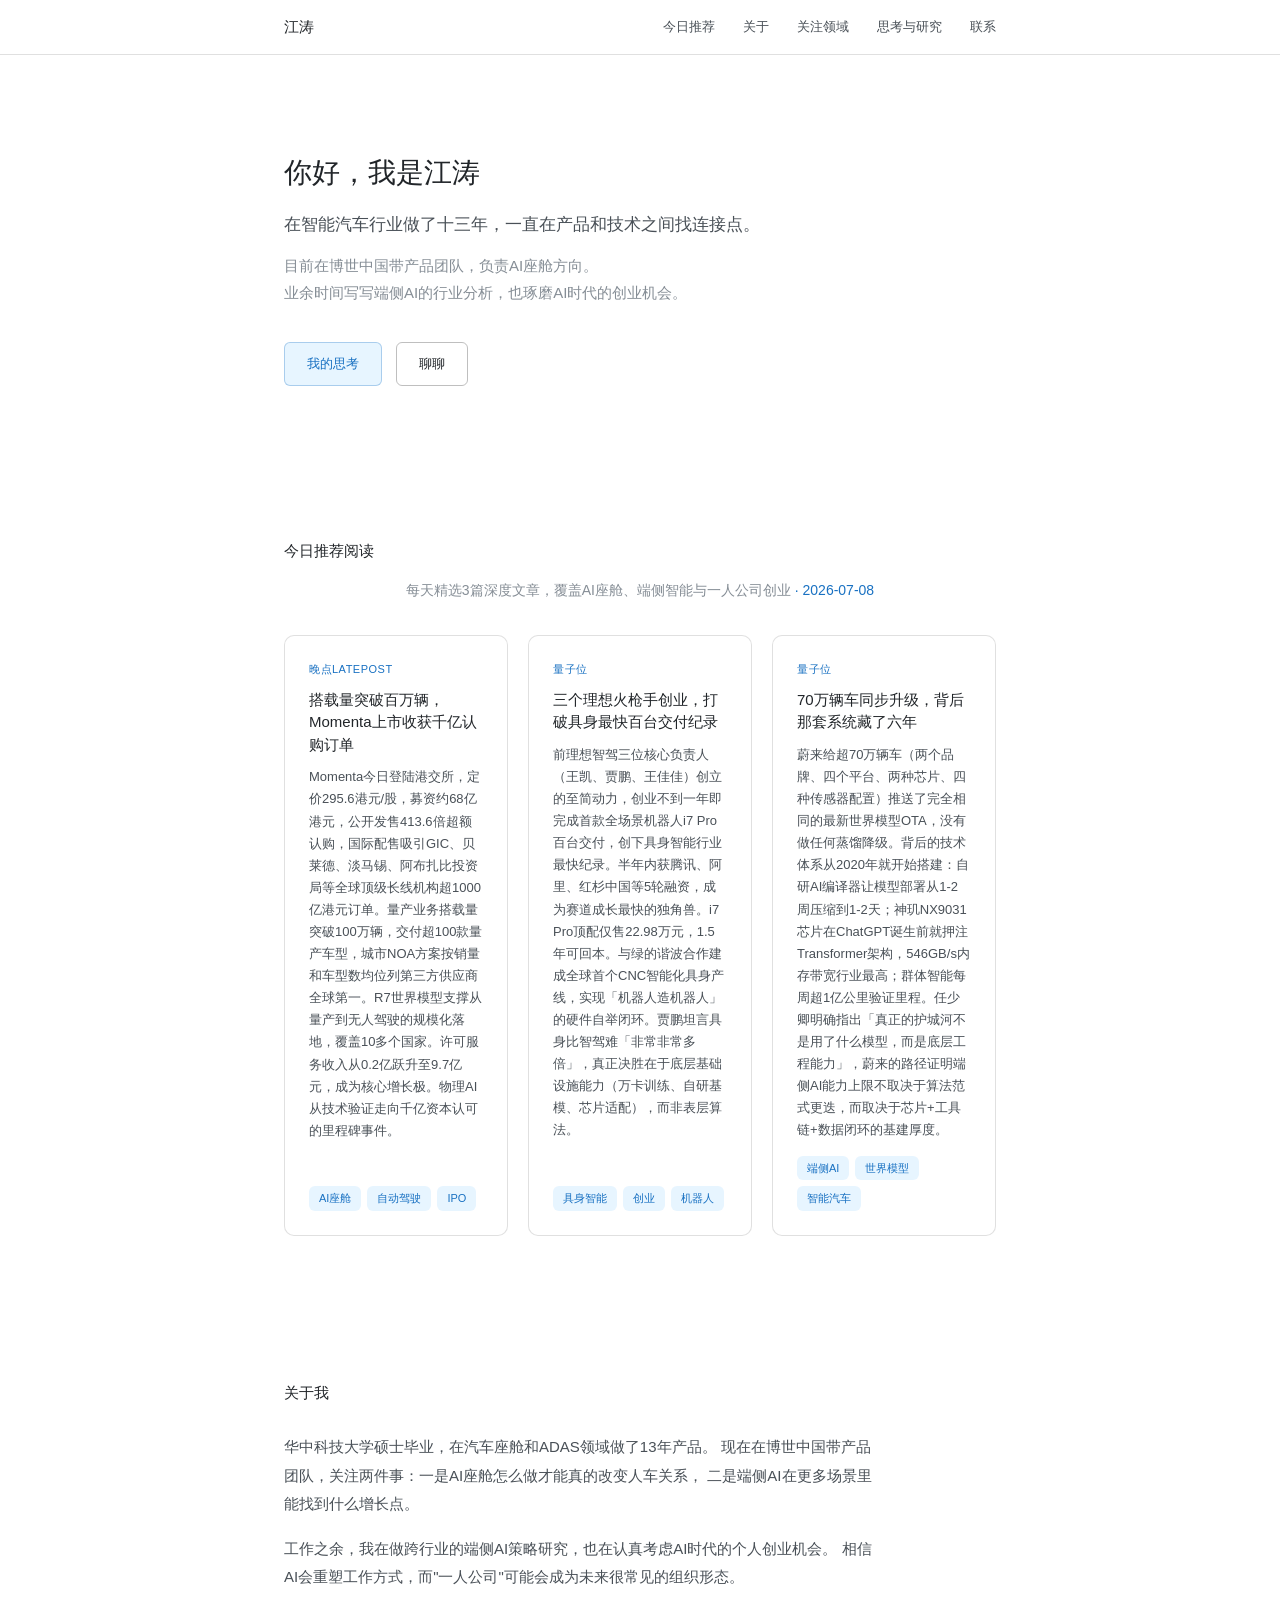
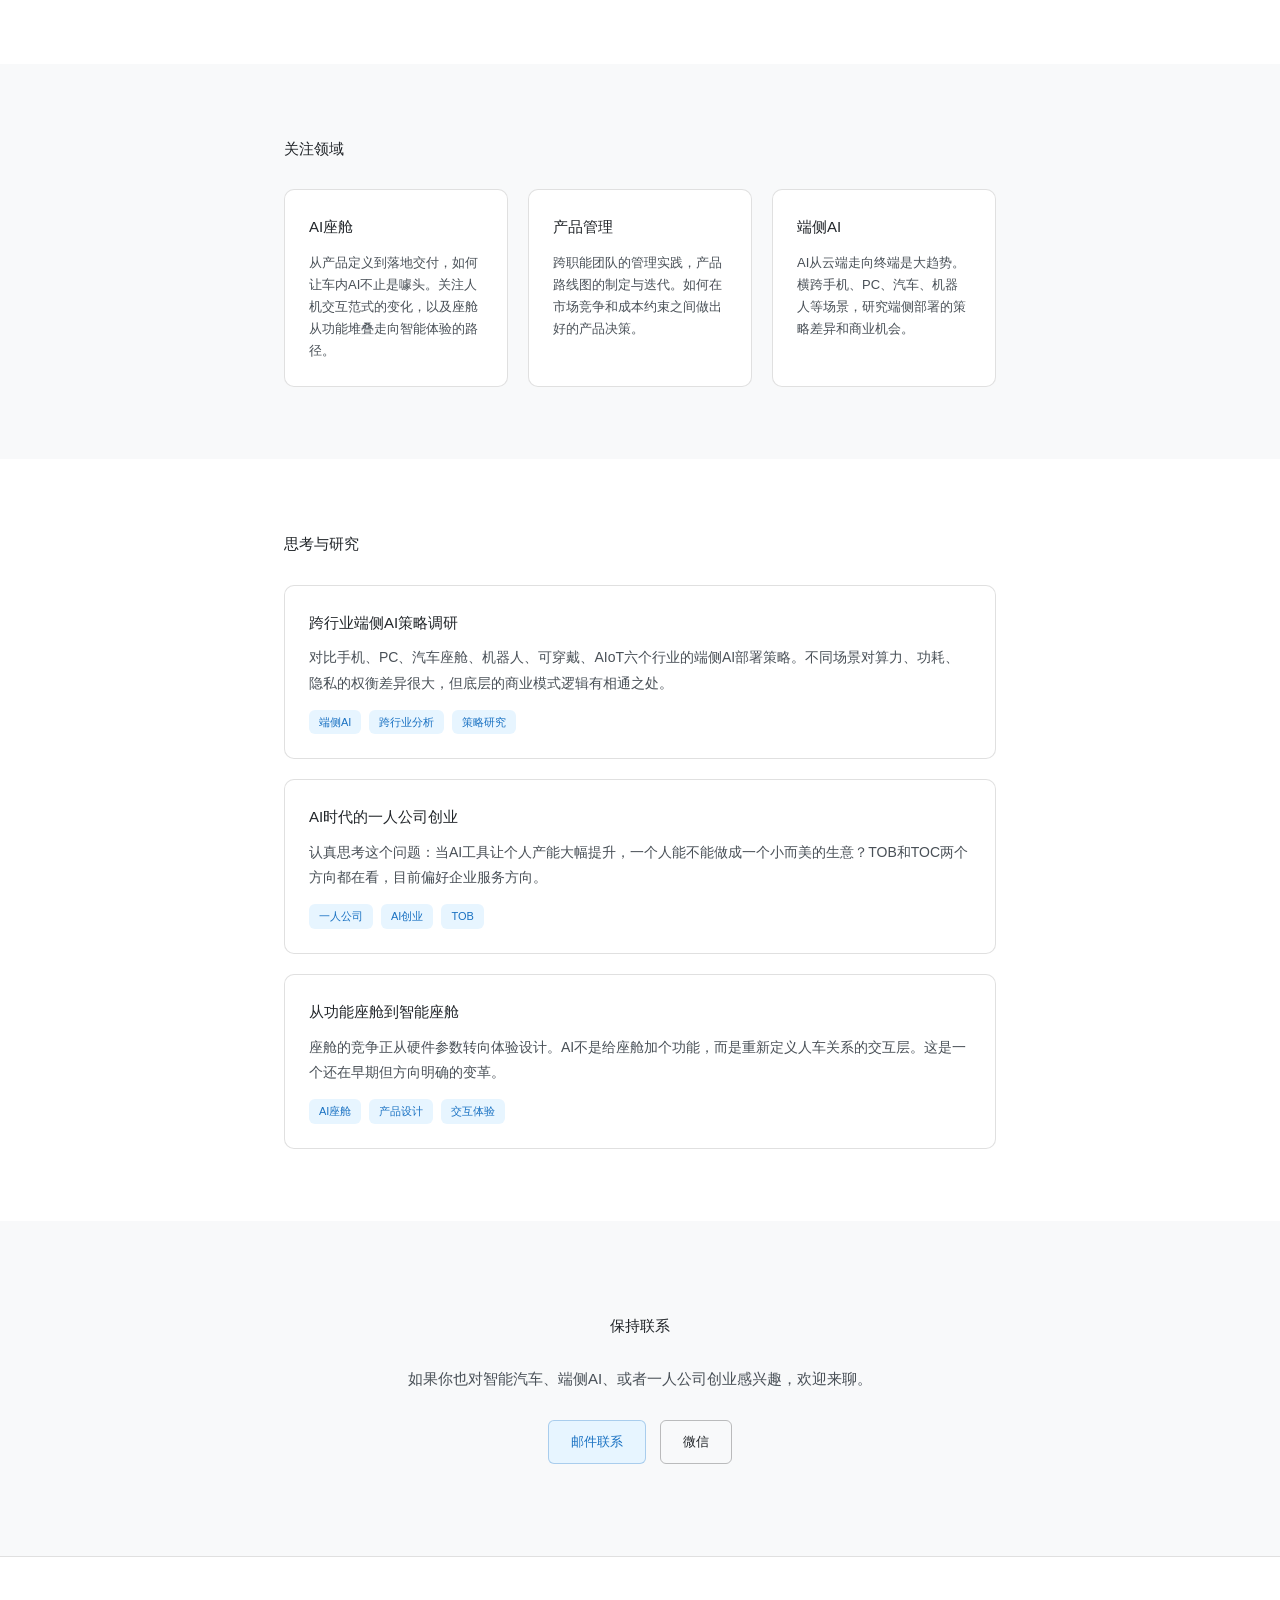
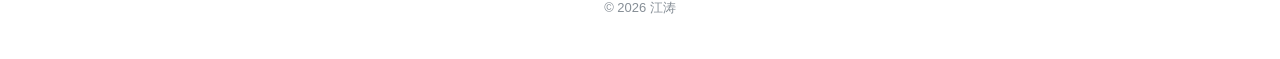
<file: index.html>
<!DOCTYPE html>
<html lang="zh-CN">
<head>
    <meta charset="UTF-8">
    <meta name="viewport" content="width=device-width, initial-scale=1.0">
    <title>江涛 - 智能汽车 | AI策略 | 产品管理</title>
    <meta name="description" content="江涛的个人主页 — 智能汽车行业从业者，关注AI座舱、端侧智能与一人公司创业">
    <link rel="stylesheet" href="style.css">
</head>
<body>
    <!-- 导航栏 -->
    <nav class="navbar">
        <div class="nav-container">
            <div class="nav-logo">江涛</div>
            <div class="nav-links">
                <a href="#recommendations">今日推荐</a>
                <a href="#about">关于</a>
                <a href="#focus">关注领域</a>
                <a href="#thoughts">思考与研究</a>
                <a href="#contact">联系</a>
            </div>
        </div>
    </nav>

    <!-- Hero -->
    <section class="hero">
        <div class="container">
            <div class="hero-content">
                <div class="hero-text">
                    <h1>你好，我是江涛</h1>
                    <p class="hero-title">在智能汽车行业做了十三年，一直在产品和技术之间找连接点。</p>
                    <p class="hero-subtitle">
                        目前在博世中国带产品团队，负责AI座舱方向。<br>
                        业余时间写写端侧AI的行业分析，也琢磨AI时代的创业机会。
                    </p>
                    <div class="hero-buttons">
                        <a href="#thoughts" class="btn btn-primary">我的思考</a>
                        <a href="#contact" class="btn btn-secondary">聊聊</a>
                    </div>
                </div>
            </div>
        </div>
    </section>

    <!-- 今日推荐 -->
    <section id="recommendations" class="section">
        <div class="container">
            <h2 class="section-title">今日推荐阅读</h2>
            <p class="section-subtitle">每天精选3篇深度文章，覆盖AI座舱、端侧智能与一人公司创业 <span class="update-date" id="recDate"></span></p>
            <div class="rec-grid" id="recGrid">
                <div class="rec-card rec-loading">
                    <p>加载中…</p>
                </div>
            </div>
        </div>
    </section>

    <!-- 关于 -->
    <section id="about" class="section">
        <div class="container">
            <h2 class="section-title">关于我</h2>
            <div class="about-content">
                <p class="about-text">
                    华中科技大学硕士毕业，在汽车座舱和ADAS领域做了13年产品。
                    现在在博世中国带产品团队，关注两件事：一是AI座舱怎么做才能真的改变人车关系，
                    二是端侧AI在更多场景里能找到什么增长点。
                </p>
                <p class="about-text">
                    工作之余，我在做跨行业的端侧AI策略研究，也在认真考虑AI时代的个人创业机会。
                    相信AI会重塑工作方式，而"一人公司"可能会成为未来很常见的组织形态。
                </p>
            </div>
        </div>
    </section>

    <!-- 关注领域 -->
    <section id="focus" class="section section-alt">
        <div class="container">
            <h2 class="section-title">关注领域</h2>
            <div class="focus-grid">
                <div class="focus-card">
                    <h3>AI座舱</h3>
                    <p>从产品定义到落地交付，如何让车内AI不止是噱头。关注人机交互范式的变化，以及座舱从功能堆叠走向智能体验的路径。</p>
                </div>
                <div class="focus-card">
                    <h3>产品管理</h3>
                    <p>跨职能团队的管理实践，产品路线图的制定与迭代。如何在市场竞争和成本约束之间做出好的产品决策。</p>
                </div>
                <div class="focus-card">
                    <h3>端侧AI</h3>
                    <p>AI从云端走向终端是大趋势。横跨手机、PC、汽车、机器人等场景，研究端侧部署的策略差异和商业机会。</p>
                </div>
            </div>
        </div>
    </section>

    <!-- 思考与研究 -->
    <section id="thoughts" class="section">
        <div class="container">
            <h2 class="section-title">思考与研究</h2>
            <div class="thoughts-list">
                <div class="thought-item">
                    <h3>跨行业端侧AI策略调研</h3>
                    <p>对比手机、PC、汽车座舱、机器人、可穿戴、AIoT六个行业的端侧AI部署策略。不同场景对算力、功耗、隐私的权衡差异很大，但底层的商业模式逻辑有相通之处。</p>
                    <div class="thought-tags">
                        <span class="tag">端侧AI</span>
                        <span class="tag">跨行业分析</span>
                        <span class="tag">策略研究</span>
                    </div>
                </div>
                <div class="thought-item">
                    <h3>AI时代的一人公司创业</h3>
                    <p>认真思考这个问题：当AI工具让个人产能大幅提升，一个人能不能做成一个小而美的生意？TOB和TOC两个方向都在看，目前偏好企业服务方向。</p>
                    <div class="thought-tags">
                        <span class="tag">一人公司</span>
                        <span class="tag">AI创业</span>
                        <span class="tag">TOB</span>
                    </div>
                </div>
                <div class="thought-item">
                    <h3>从功能座舱到智能座舱</h3>
                    <p>座舱的竞争正从硬件参数转向体验设计。AI不是给座舱加个功能，而是重新定义人车关系的交互层。这是一个还在早期但方向明确的变革。</p>
                    <div class="thought-tags">
                        <span class="tag">AI座舱</span>
                        <span class="tag">产品设计</span>
                        <span class="tag">交互体验</span>
                    </div>
                </div>
            </div>
        </div>
    </section>

    <!-- 联系 -->
    <section id="contact" class="section section-alt">
        <div class="container">
            <div class="contact-section">
                <h2 class="section-title">保持联系</h2>
                <p class="contact-description">如果你也对智能汽车、端侧AI、或者一人公司创业感兴趣，欢迎来聊。</p>
                <div class="contact-buttons">
                    <a href="mailto:jiangtao.wen@cn.bosch.com" class="btn btn-primary">邮件联系</a>
                    <button class="btn btn-secondary" id="wechatBtn">微信</button>
                </div>
            </div>
        </div>
    </section>

    <!-- 页脚 -->
    <footer class="footer">
        <div class="container">
            <p>© 2026 江涛</p>
        </div>
    </footer>

    <!-- 微信二维码弹窗 -->
    <div class="qr-overlay" id="qrOverlay">
        <div class="qr-modal">
            <div class="qr-close" id="qrClose">&times;</div>
            <h3>添加微信</h3>
            <p class="qr-hint">扫码即可添加我的微信</p>
            <img src="qrcode.jpeg" alt="微信二维码" class="qr-image">
            <p class="qr-id">微信号：wjt2060_</p>
        </div>
    </div>

    <script src="script.js"></script>
</body>
</html>
</file>
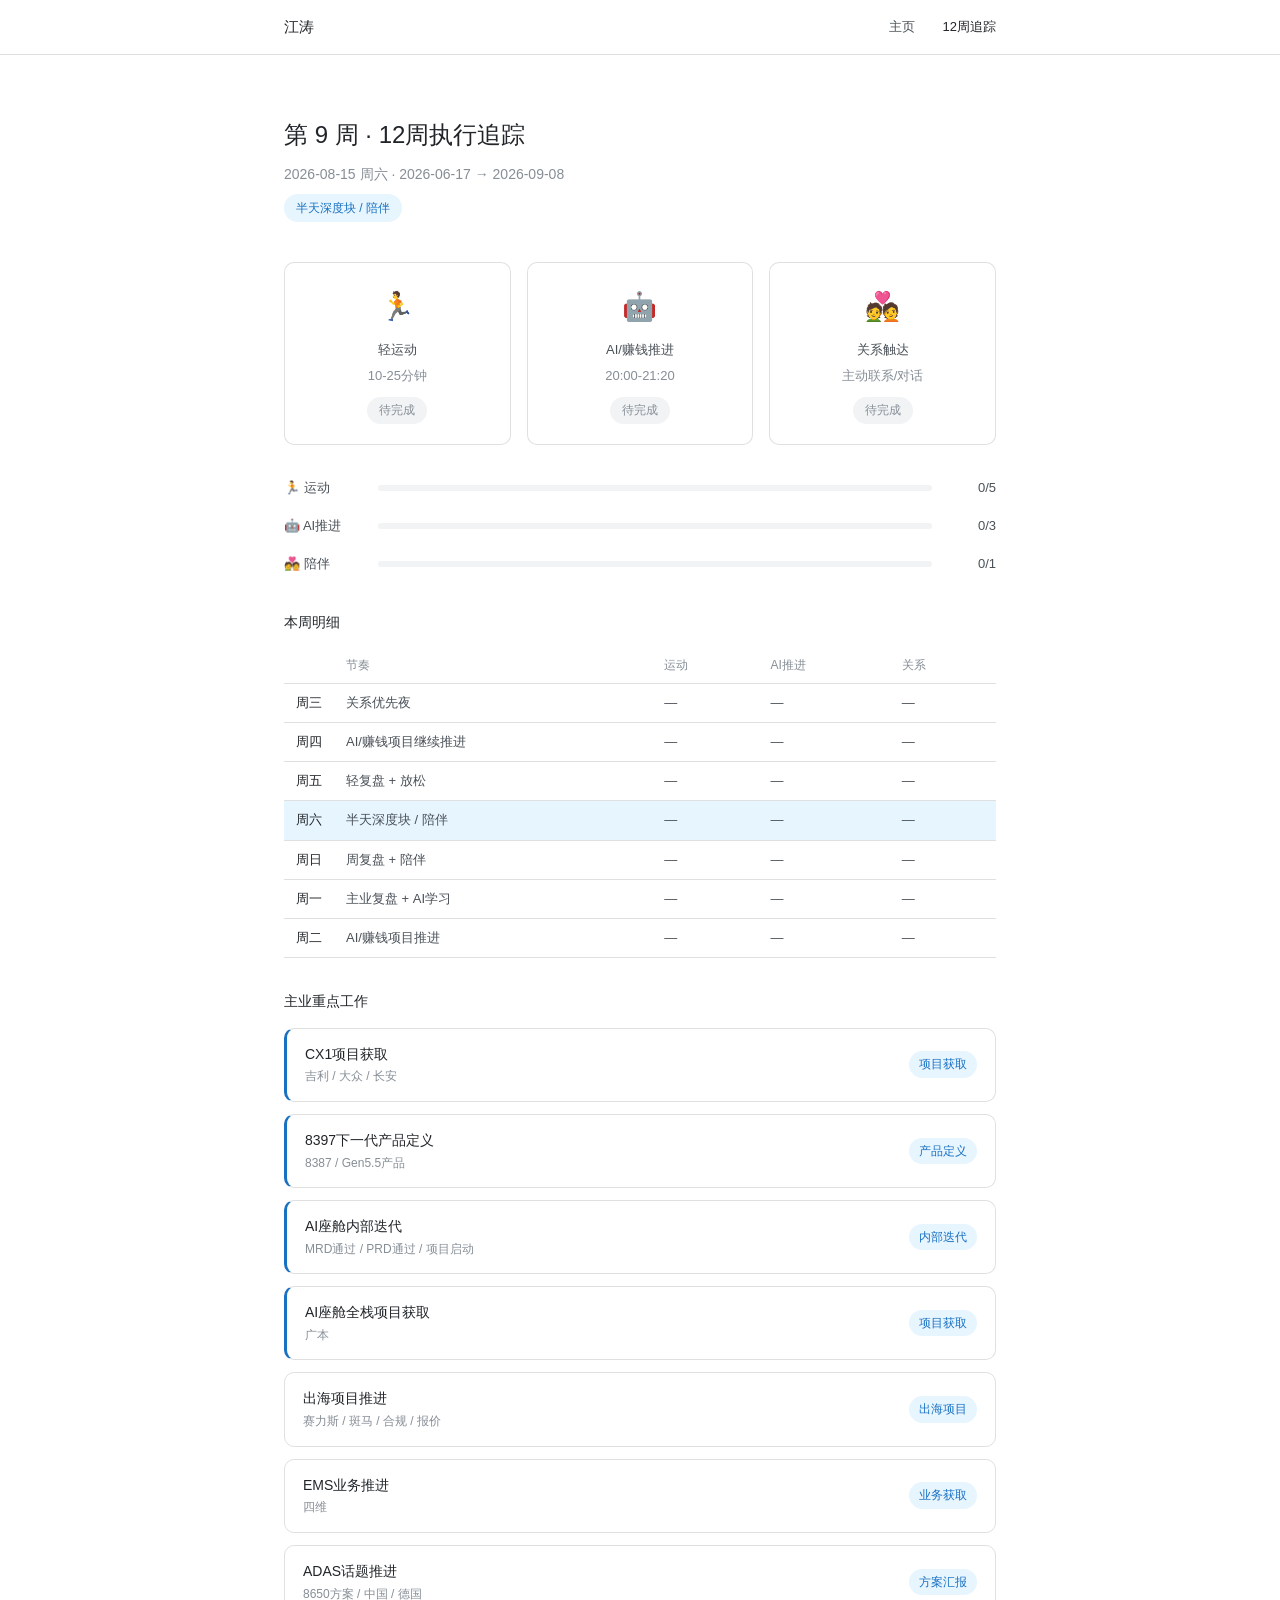
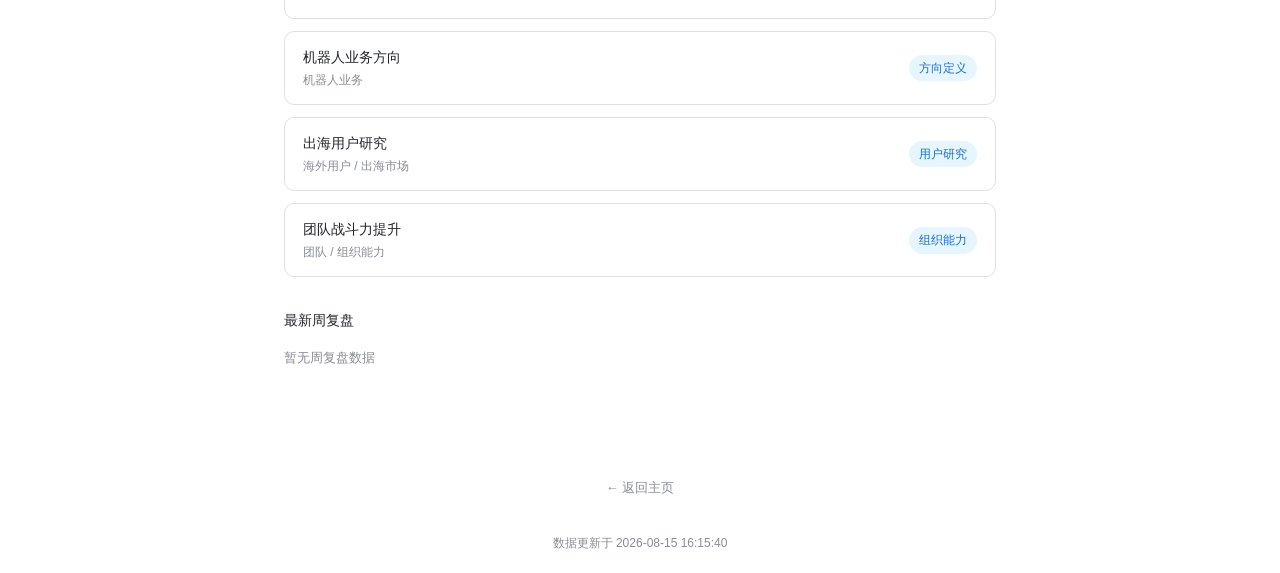
<file: 12weeks.html>
<!DOCTYPE html>
<html lang="zh-CN">
<head>
<meta charset="UTF-8">
<meta name="viewport" content="width=device-width, initial-scale=1.0">
<title>12周执行追踪 — 江涛</title>
<meta name="description" content="12周平衡型时间安排执行追踪仪表板">
<link rel="stylesheet" href="style.css">
<style>
  .tracking-hero { padding: 60px 0 40px; }
  .tracking-hero h1 { font-size: 24px; font-weight: 500; margin-bottom: 8px; }
  .tracking-hero .meta { font-size: 14px; color: var(--text-tertiary); margin-bottom: 6px; }
  .tracking-hero .rhythm-badge {
    display: inline-block; font-size: 12px; background: var(--accent-bg);
    color: var(--accent-text); padding: 4px 12px; border-radius: 20px; font-weight: 500;
  }

  .status-grid { display: grid; grid-template-columns: repeat(3, 1fr); gap: 16px; margin-bottom: 24px; }
  .status-card {
    background: var(--bg-primary); border: 0.5px solid var(--border);
    border-radius: var(--radius-md); padding: 20px; text-align: center;
  }
  .status-card .icon { font-size: 28px; margin-bottom: 8px; }
  .status-card .label { font-size: 13px; color: var(--text-secondary); font-weight: 500; margin-bottom: 4px; }
  .status-card .value { font-size: 13px; color: var(--text-tertiary); margin-bottom: 8px; }
  .status-card .badge {
    display: inline-block; font-size: 12px; padding: 3px 12px; border-radius: 20px; font-weight: 500;
  }
  .badge-done { background: #d3f9d8; color: #2b8a3e; }
  .badge-pending { background: #f1f3f5; color: #868e96; }

  .progress-section { margin-bottom: 24px; }
  .progress-row {
    display: flex; align-items: center; padding: 8px 0; gap: 14px;
    font-size: 13px;
  }
  .progress-label { width: 80px; color: var(--text-secondary); flex-shrink: 0; }
  .progress-bar-wrap { flex: 1; height: 6px; background: #f1f3f5; border-radius: 3px; overflow: hidden; }
  .progress-bar-fill { height: 100%; border-radius: 3px; transition: width 0.8s ease; }
  .progress-num { width: 50px; text-align: right; font-weight: 500; color: var(--text-secondary); flex-shrink: 0; }

  .today-task { background: var(--accent-bg); border: 0.5px solid var(--accent-border); border-radius: var(--radius-md); padding: 16px 20px; margin-bottom: 24px; }
  .today-task .tt-label { font-size: 12px; color: var(--accent-text); font-weight: 500; margin-bottom: 6px; }
  .today-task .tt-content { font-size: 14px; color: var(--text-primary); line-height: 1.7; }

  .week-table { width: 100%; border-collapse: collapse; font-size: 13px; }
  .week-table th { text-align: left; padding: 8px 12px; color: var(--text-tertiary); font-weight: 500; border-bottom: 0.5px solid var(--border); font-size: 12px; }
  .week-table td { padding: 8px 12px; border-bottom: 0.5px solid var(--border); color: var(--text-secondary); }
  .week-table .day-name { font-weight: 500; color: var(--text-primary); width: 50px; }
  .week-table .mark-done { color: #2b8a3e; font-weight: 500; }
  .week-table .mark-today { background: var(--accent-bg); }

  .work-grid { display: grid; gap: 12px; }
  .work-item {
    padding: 14px 18px; border: 0.5px solid var(--border); border-radius: var(--radius-md);
    display: flex; justify-content: space-between; align-items: center;
  }
  .work-item .wi-name { font-size: 14px; font-weight: 500; }
  .work-item .wi-meta { font-size: 12px; color: var(--text-tertiary); }
  .work-item .wi-phase { font-size: 12px; color: var(--accent-text); background: var(--accent-bg); padding: 3px 10px; border-radius: 20px; }
  .work-item.core { border-left: 3px solid var(--accent-text); }

  .back-link { text-align: center; padding: 32px 0; }
  .back-link a { font-size: 13px; color: var(--text-tertiary); text-decoration: none; }
  .back-link a:hover { color: var(--text-primary); }

  .update-time { text-align: center; font-size: 12px; color: var(--text-tertiary); padding-bottom: 20px; }

  .week-review-card {
    background: var(--bg-primary); border: 0.5px solid var(--border);
    border-radius: var(--radius-md); padding: 20px; margin-top: 12px;
  }
  .week-review-card h4 { font-size: 14px; font-weight: 500; margin-bottom: 12px; color: var(--text-primary); }
  .week-review-card .review-row { font-size: 13px; color: var(--text-secondary); padding: 4px 0; display: flex; gap: 8px; }
  .week-review-card .review-label { color: var(--text-tertiary); width: 80px; flex-shrink: 0; }

  @media (max-width: 768px) {
    .status-grid { grid-template-columns: 1fr; }
    .tracking-hero { padding: 40px 0 28px; }
  }
</style>
</head>
<body>

<nav class="navbar">
  <div class="nav-container">
    <div class="nav-logo">江涛</div>
    <div class="nav-links">
      <a href="index.html">主页</a>
      <a href="12weeks.html" style="color:var(--text-primary);">12周追踪</a>
    </div>
  </div>
</nav>

<section class="tracking-hero">
  <div class="container">
    <h1 id="page-title">12周执行追踪</h1>
    <div class="meta" id="page-meta"></div>
    <span class="rhythm-badge" id="rhythm-badge"></span>
  </div>
</section>

<section class="section" style="padding-top:0;">
  <div class="container">

    <!-- 今日任务建议 -->
    <div class="today-task" id="today-task" style="display:none;">
      <div class="tt-label">💡 今日主业建议</div>
      <div class="tt-content" id="today-task-content"></div>
    </div>

    <!-- 今日三类任务 -->
    <div class="status-grid" id="status-grid"></div>

    <!-- 本周进度 -->
    <div class="progress-section" id="progress-section"></div>

    <!-- 本周每天 -->
    <div style="margin-top:28px;">
      <h3 style="font-size:14px;font-weight:500;margin-bottom:12px;color:var(--text-primary);">本周明细</h3>
      <table class="week-table" id="week-table">
        <thead><tr><th></th><th>节奏</th><th>运动</th><th>AI推进</th><th>关系</th></tr></thead>
        <tbody id="week-table-body"></tbody>
      </table>
    </div>

    <!-- 重点工作 -->
    <div style="margin-top:32px;">
      <h3 style="font-size:14px;font-weight:500;margin-bottom:14px;color:var(--text-primary);">主业重点工作</h3>
      <div class="work-grid" id="work-grid"></div>
    </div>

    <!-- 周复盘 -->
    <div style="margin-top:32px;" id="weekly-review-section">
      <h3 style="font-size:14px;font-weight:500;margin-bottom:14px;color:var(--text-primary);">最新周复盘</h3>
      <div id="weekly-review-content"></div>
    </div>

  </div>
</section>

<div class="back-link">
  <a href="index.html">← 返回主页</a>
</div>

<div class="update-time" id="update-time"></div>

<script src="tracking-data.js"></script>
<script>
(function() {
  const D = window.TRACKING_DATA;
  if (!D) { document.body.innerHTML = '<p style="text-align:center;padding:60px;">数据加载中...</p>'; return; }

  const t = D.today;
  const w = D.week;
  const tip = D.tip;

  // Header
  document.getElementById('page-title').textContent = `第 ${t.week} 周 · 12周执行追踪`;
  document.getElementById('page-meta').textContent = `${t.date} ${t.weekday} · ${D.plan.start} → ${D.plan.end}`;
  document.getElementById('rhythm-badge').textContent = t.rhythm || '执行中';

  // Today task tip
  if (tip && tip.tip) {
    document.getElementById('today-task').style.display = 'block';
    document.getElementById('today-task-content').innerHTML = 
      `<strong>${tip.tip}</strong><br>优先服务：${tip.focus} · ${tip.action}`;
  }

  // Status cards
  function makeCard(icon, label, goal, value, isDone) {
    return `<div class="status-card">
      <div class="icon">${icon}</div>
      <div class="label">${label}</div>
      <div class="value">${goal}</div>
      <span class="badge ${isDone ? 'badge-done' : 'badge-pending'}">${isDone ? '✓ 已完成' : '待完成'}</span>
    </div>`;
  }

  document.getElementById('status-grid').innerHTML = 
    makeCard('🏃', '轻运动', '10-25分钟', t.exercise, !!t.exercise) +
    makeCard('🤖', 'AI/赚钱推进', '20:00-21:20', t.ai_push, !!t.ai_push) +
    makeCard('💑', '关系触达', '主动联系/对话', t.relation, !!t.relation);

  // Progress bars
  function makeProgress(icon, label, current, target) {
    const pct = Math.min(100, (current / target) * 100);
    let color = '#e03131';
    if (pct >= 100) color = '#2b8a3e';
    else if (pct >= 50) color = '#f08c00';
    return `<div class="progress-row">
      <span class="progress-label">${icon} ${label}</span>
      <div class="progress-bar-wrap"><div class="progress-bar-fill" style="width:${pct}%;background:${color};"></div></div>
      <span class="progress-num">${current}/${target}</span>
    </div>`;
  }

  document.getElementById('progress-section').innerHTML =
    makeProgress('🏃', '运动', w.exercise, w.exercise_target) +
    makeProgress('🤖', 'AI推进', w.ai, w.ai_target) +
    makeProgress('💑', '陪伴', w.relation, w.relation_target);

  // Week table
  const todayDate = t.date;
  document.getElementById('week-table-body').innerHTML = (w.days || []).map(d => {
    const isToday = d.date === todayDate;
    return `<tr class="${isToday ? 'mark-today' : ''}">
      <td class="day-name">${d.weekday}</td>
      <td>${d.rhythm || '-'}</td>
      <td class="${d.exercise ? 'mark-done' : ''}">${d.exercise || '—'}</td>
      <td class="${d.ai_push ? 'mark-done' : ''}">${d.ai_push || '—'}</td>
      <td class="${d.relation ? 'mark-done' : ''}">${d.relation || '—'}</td>
    </tr>`;
  }).join('');

  // Work items
  document.getElementById('work-grid').innerHTML = (D.work_items || []).map(w => 
    `<div class="work-item ${w.level === '核心' ? 'core' : ''}">
      <div><div class="wi-name">${w.name}</div><div class="wi-meta">${w.clients}</div></div>
      <span class="wi-phase">${w.phase}</span>
    </div>`
  ).join('');

  // Weekly review - show latest non-empty
  const reviews = (D.weekly || []).filter(r => r.main_achievement || r.ai_deliverable);
  if (reviews.length > 0) {
    const latest = reviews[reviews.length - 1];
    document.getElementById('weekly-review-content').innerHTML = 
      `<div class="week-review-card">
        <h4>${latest.week} · ${latest.date_range}</h4>
        <div class="review-row"><span class="review-label">主业成果</span><span>${latest.main_achievement || '—'}</span></div>
        <div class="review-row"><span class="review-label">AI可交付</span><span>${latest.ai_deliverable || '—'}</span></div>
        <div class="review-row"><span class="review-label">运动天数</span><span>${latest.exercise_days}/5</span></div>
        <div class="review-row"><span class="review-label">AI次数</span><span>${latest.ai_count}/3</span></div>
        <div class="review-row"><span class="review-label">陪伴次数</span><span>${latest.relation_count}/1</span></div>
        <div class="review-row"><span class="review-label">下周微调</span><span>${latest.next_tweak || '—'}</span></div>
      </div>`;
  } else {
    document.getElementById('weekly-review-content').innerHTML = 
      '<p style="font-size:13px;color:var(--text-tertiary);">暂无周复盘数据</p>';
  }

  // Update time
  document.getElementById('update-time').textContent = `数据更新于 ${D.generated_at}`;
})();
</script>

</body>
</html>
</file>
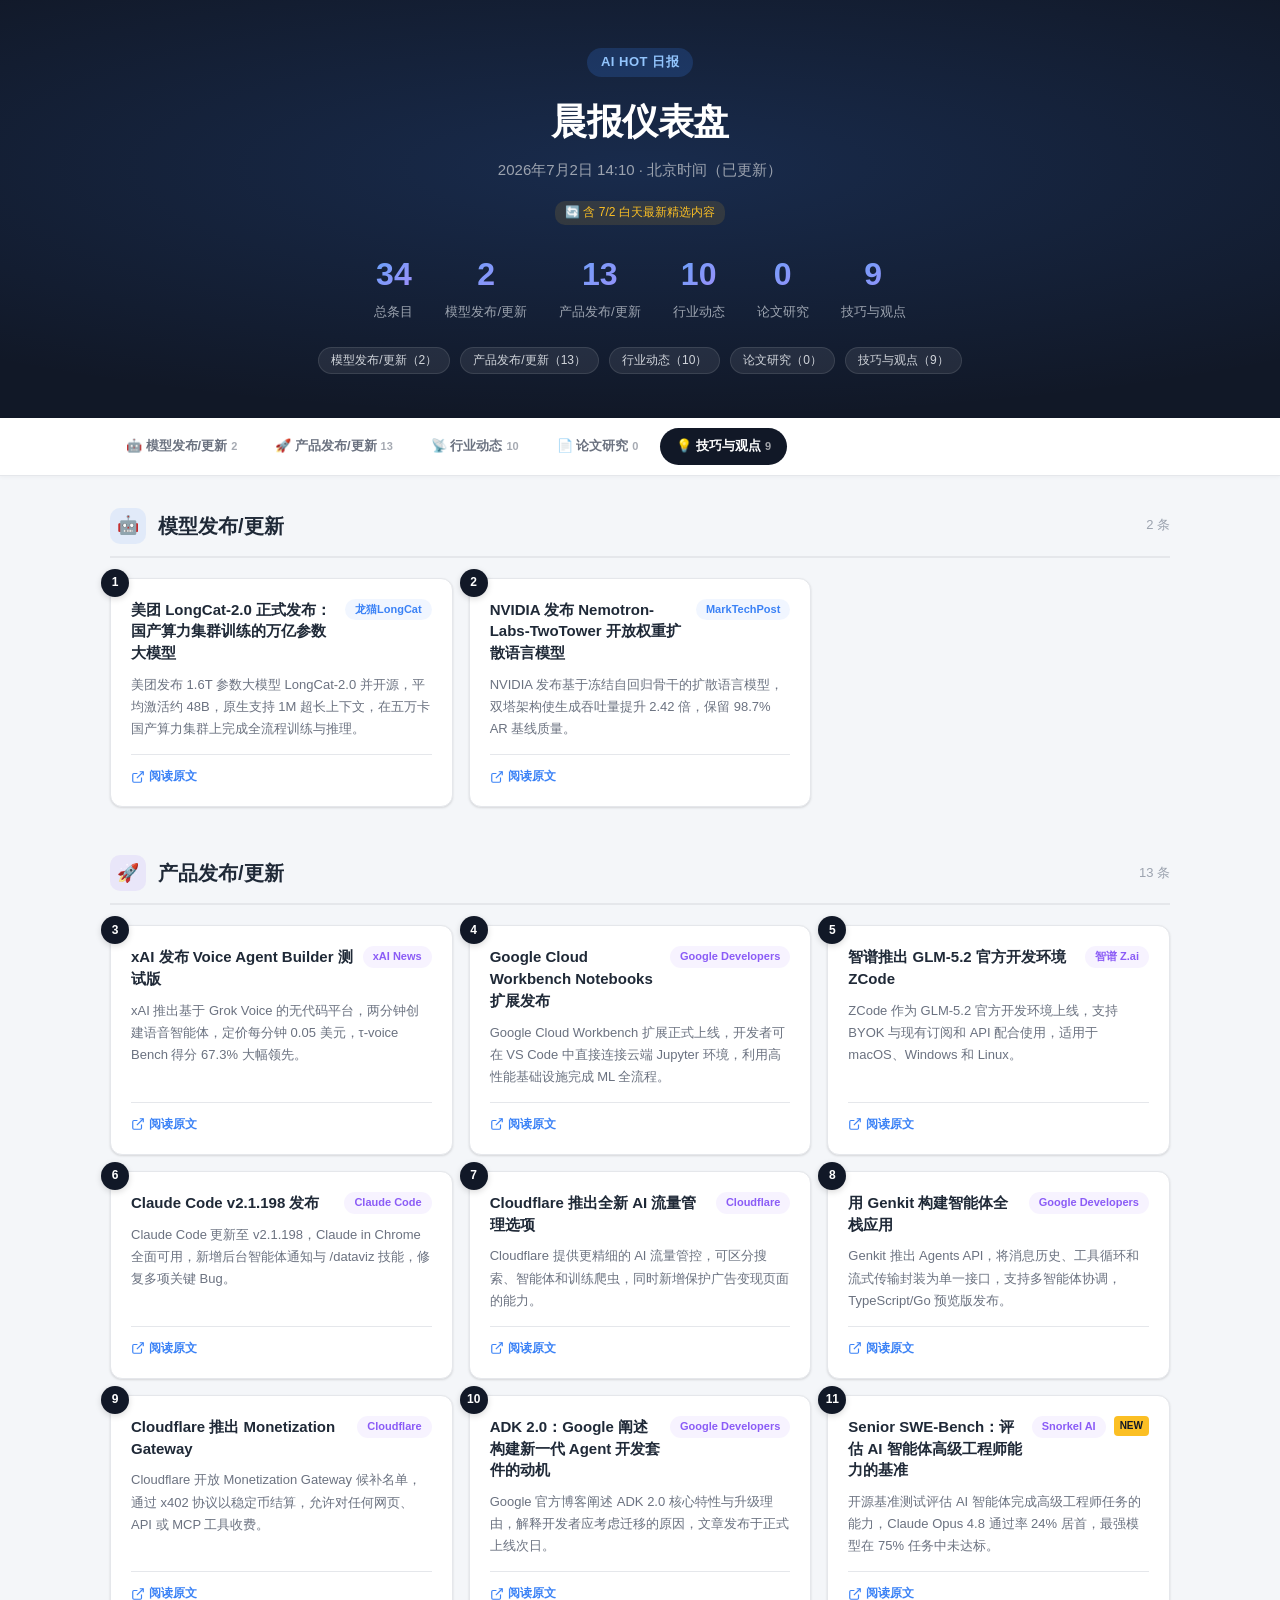
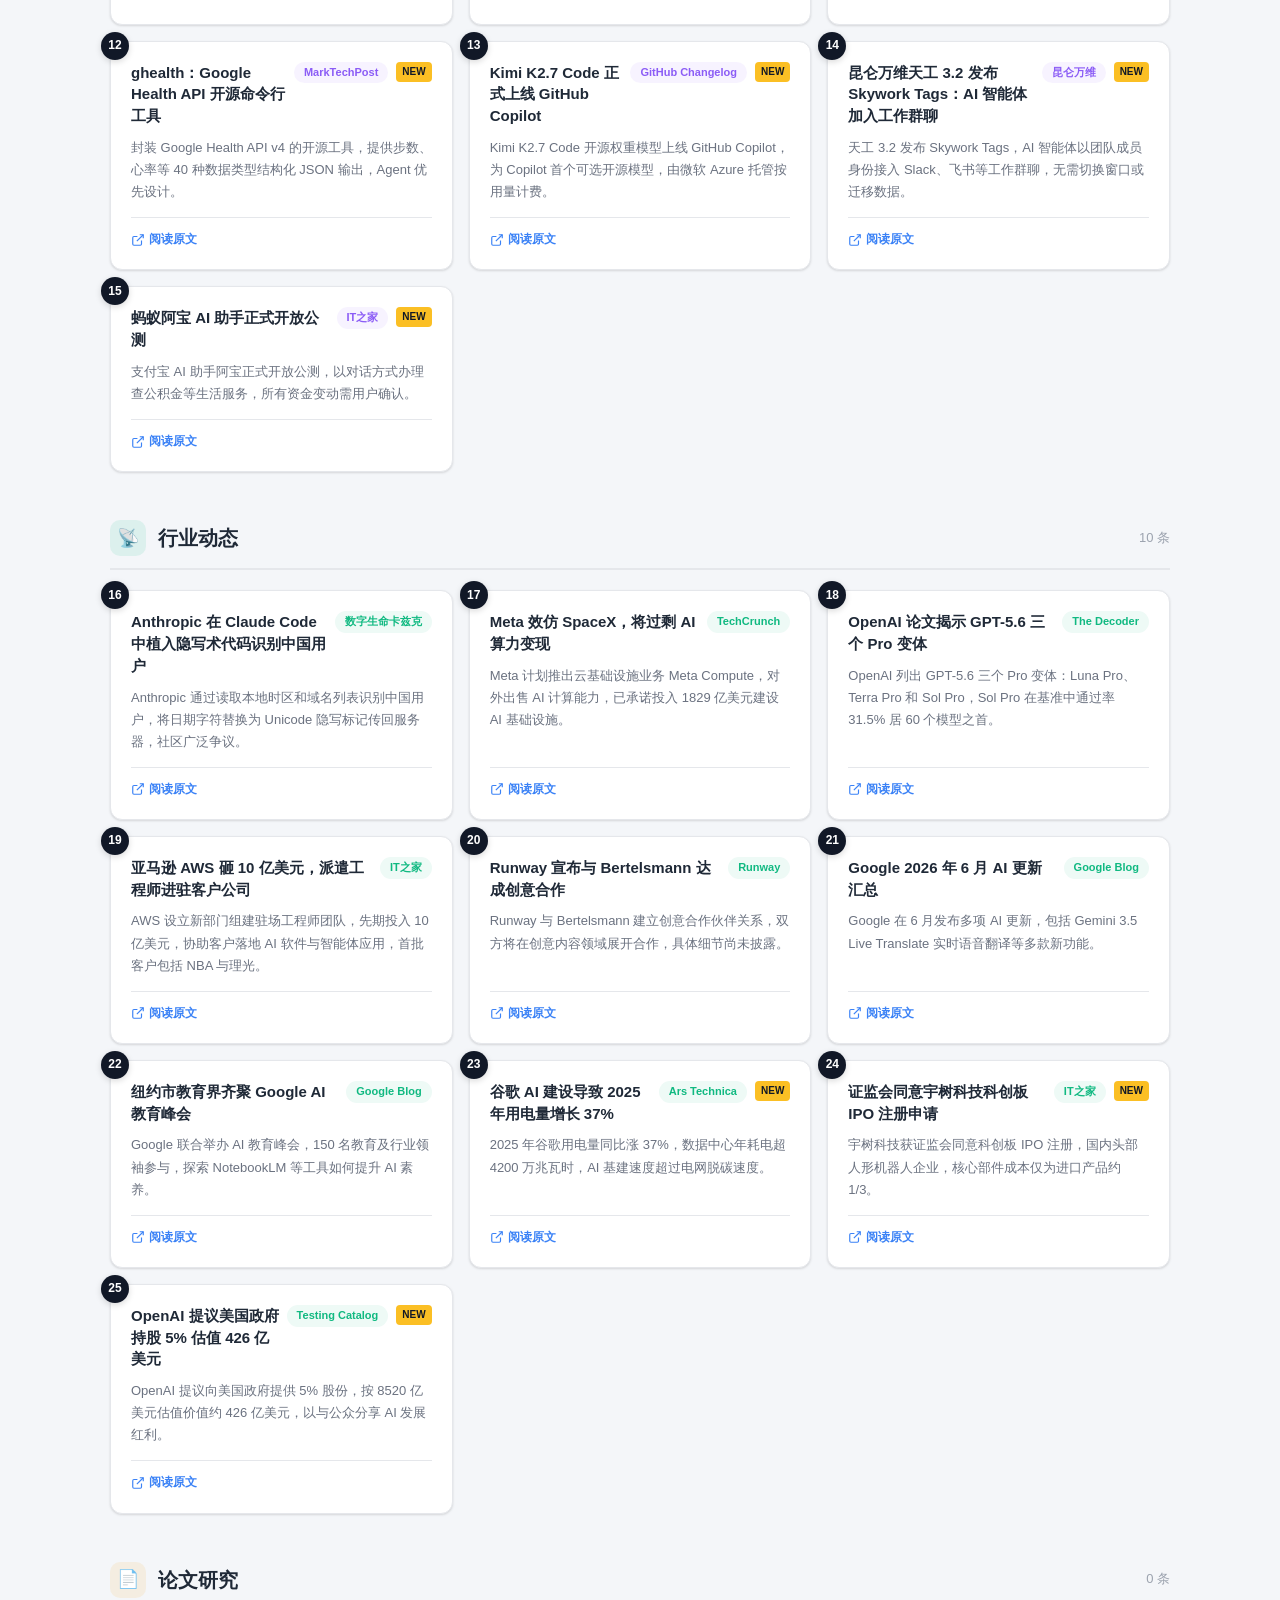
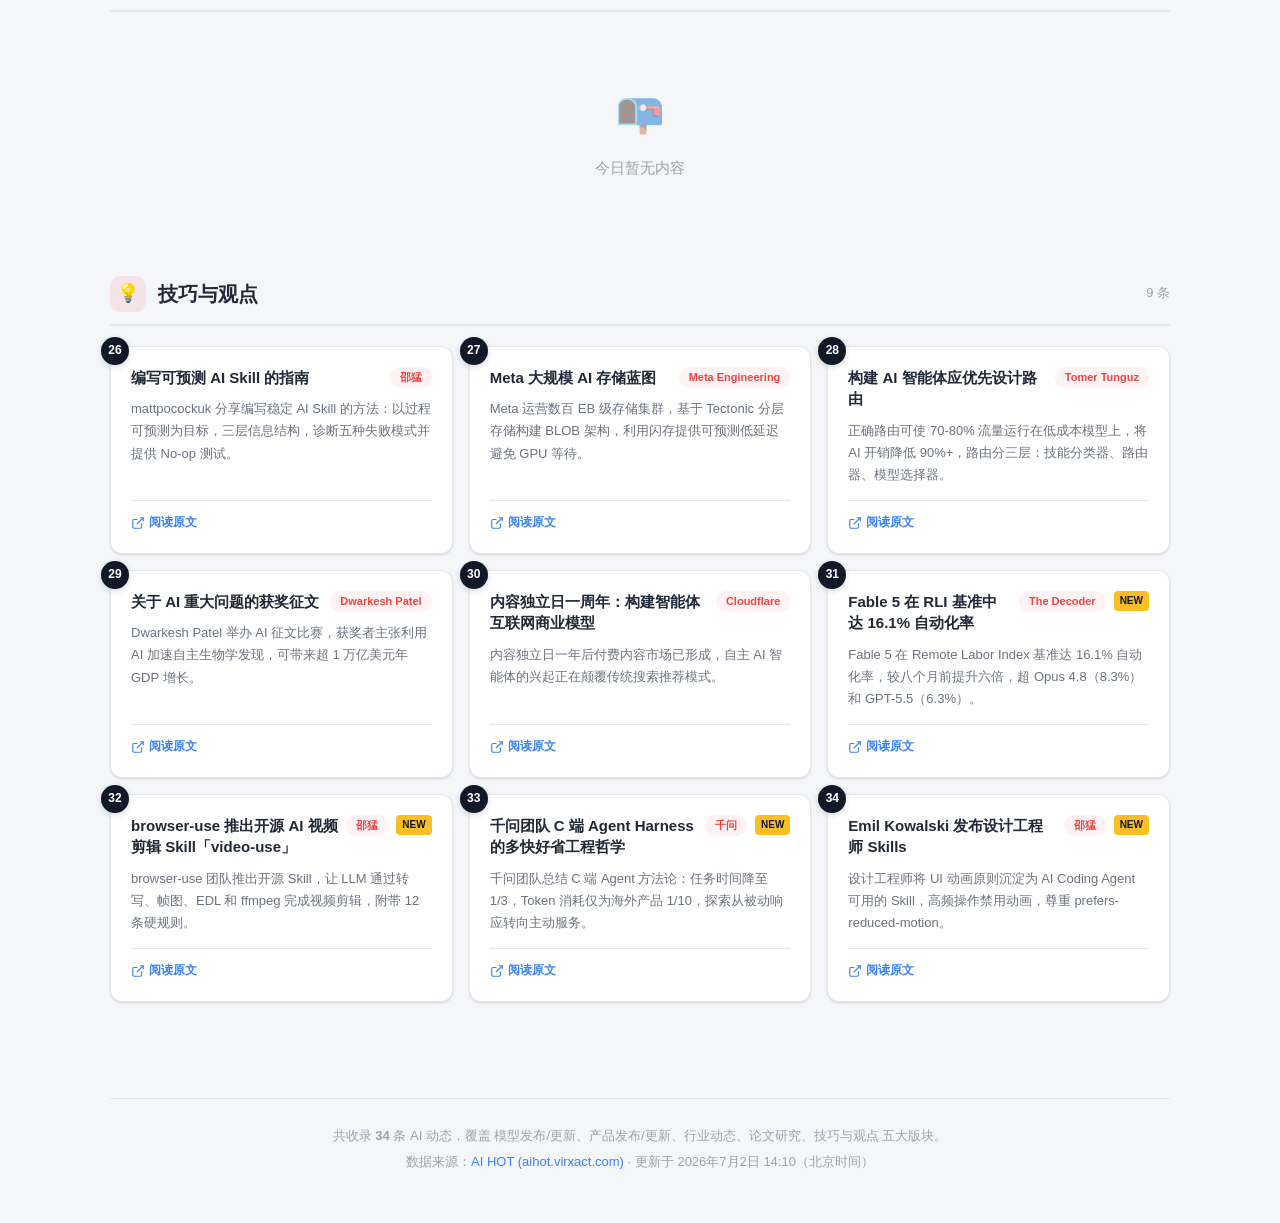
<file: ai-daily-2026-07-02.html>
<!DOCTYPE html>
<html lang="zh-CN">
<head>
<meta charset="UTF-8">
<meta name="viewport" content="width=device-width, initial-scale=1.0">
<title>AI HOT 日报 — 2026年7月2日</title>
<style>
:root {
  --bg: #f4f6f9;
  --card-bg: #ffffff;
  --hero-bg: #111827;
  --hero-accent: #3b82f6;
  --text-primary: #1f2937;
  --text-secondary: #6b7280;
  --text-muted: #9ca3af;
  --border: #e5e7eb;
  --shadow: 0 1px 3px rgba(0,0,0,.08), 0 1px 2px rgba(0,0,0,.06);
  --shadow-lg: 0 4px 12px rgba(0,0,0,.1);
  --radius: 12px;
  --radius-sm: 8px;
  --chip-bg: #eff6ff;
  --chip-text: #2563eb;
}
*, *::before, *::after { box-sizing: border-box; margin: 0; padding: 0; }
body {
  font-family: -apple-system, BlinkMacSystemFont, "Segoe UI", "PingFang SC", "Hiragino Sans GB", "Microsoft YaHei", "Helvetica Neue", Arial, sans-serif;
  background: var(--bg);
  color: var(--text-primary);
  line-height: 1.6;
  -webkit-font-smoothing: antialiased;
}
.hero {
  background: var(--hero-bg);
  color: #fff;
  padding: 48px 24px 44px;
  text-align: center;
  position: relative;
  overflow: hidden;
}
.hero::before {
  content: '';
  position: absolute;
  inset: 0;
  background: radial-gradient(ellipse 80% 60% at 50% 40%, rgba(59,130,246,.18), transparent);
  pointer-events: none;
}
.hero-inner { position: relative; max-width: 720px; margin: 0 auto; }
.hero-badge {
  display: inline-block;
  background: rgba(59,130,246,.2);
  color: #93c5fd;
  font-size: 13px;
  font-weight: 600;
  padding: 4px 14px;
  border-radius: 20px;
  letter-spacing: .5px;
  margin-bottom: 16px;
}
.hero h1 {
  font-size: 36px;
  font-weight: 800;
  letter-spacing: -.5px;
  margin-bottom: 8px;
}
.hero-date {
  font-size: 15px;
  color: #9ca3af;
  margin-bottom: 16px;
}
.hero-update {
  font-size: 12px;
  color: #fbbf24;
  margin-bottom: 24px;
  background: rgba(251,191,36,.12);
  display: inline-block;
  padding: 2px 10px;
  border-radius: 10px;
}
.hero-stats {
  display: flex;
  justify-content: center;
  gap: 32px;
  flex-wrap: wrap;
}
.stat-item { text-align: center; }
.stat-num {
  font-size: 32px;
  font-weight: 800;
  background: linear-gradient(135deg, #60a5fa, #a78bfa);
  -webkit-background-clip: text;
  -webkit-text-fill-color: transparent;
  background-clip: text;
}
.stat-label { font-size: 13px; color: #9ca3af; margin-top: 2px; }
.hero-section-tags {
  display: flex;
  justify-content: center;
  gap: 10px;
  flex-wrap: wrap;
  margin-top: 24px;
}
.hero-section-tag {
  font-size: 12px;
  padding: 3px 12px;
  border-radius: 14px;
  background: rgba(255,255,255,.08);
  color: #d1d5db;
  border: 1px solid rgba(255,255,255,.1);
}

.nav-wrap {
  position: sticky;
  top: 0;
  z-index: 100;
  background: var(--card-bg);
  border-bottom: 1px solid var(--border);
  box-shadow: 0 1px 4px rgba(0,0,0,.04);
  backdrop-filter: blur(10px);
}
.nav {
  max-width: 1100px;
  margin: 0 auto;
  padding: 10px 20px;
  display: flex;
  gap: 6px;
  overflow-x: auto;
  scrollbar-width: none;
  -ms-overflow-style: none;
}
.nav::-webkit-scrollbar { display: none; }
.nav a {
  flex-shrink: 0;
  text-decoration: none;
  font-size: 13px;
  font-weight: 600;
  color: var(--text-secondary);
  padding: 8px 16px;
  border-radius: 20px;
  transition: all .2s;
  white-space: nowrap;
}
.nav a:hover { background: var(--bg); color: var(--text-primary); }
.nav a.active { background: #111827; color: #fff; }
.nav-count { font-size: 11px; opacity: .6; margin-left: 4px; }

.main {
  max-width: 1100px;
  margin: 0 auto;
  padding: 32px 20px 48px;
}
.section { margin-bottom: 48px; }
.section-header {
  display: flex;
  align-items: center;
  gap: 12px;
  margin-bottom: 20px;
  padding-bottom: 12px;
  border-bottom: 2px solid var(--border);
}
.section-icon {
  width: 36px; height: 36px;
  border-radius: 10px;
  display: flex; align-items: center; justify-content: center;
  font-size: 18px;
  flex-shrink: 0;
}
.section-title {
  font-size: 20px;
  font-weight: 700;
  color: var(--text-primary);
}
.section-count {
  font-size: 13px;
  color: var(--text-muted);
  margin-left: auto;
}

.cards {
  display: grid;
  grid-template-columns: repeat(auto-fill, minmax(320px, 1fr));
  gap: 16px;
}
.card {
  background: var(--card-bg);
  border-radius: var(--radius);
  box-shadow: var(--shadow);
  padding: 20px;
  border: 1px solid var(--border);
  transition: box-shadow .2s, transform .2s;
  display: flex;
  flex-direction: column;
  position: relative;
}
.card:hover {
  box-shadow: var(--shadow-lg);
  transform: translateY(-1px);
}
.card-new .card-header::after {
  content: 'NEW';
  background: #fbbf24;
  color: #111827;
  font-size: 10px;
  font-weight: 800;
  padding: 2px 6px;
  border-radius: 4px;
  flex-shrink: 0;
  align-self: flex-start;
}
.card-num {
  position: absolute;
  top: -10px;
  left: -10px;
  width: 28px; height: 28px;
  border-radius: 50%;
  background: #111827;
  color: #fff;
  font-size: 12px;
  font-weight: 700;
  display: flex; align-items: center; justify-content: center;
  box-shadow: 0 2px 6px rgba(0,0,0,.15);
}
.card-header {
  display: flex;
  align-items: flex-start;
  justify-content: space-between;
  gap: 8px;
  margin-bottom: 10px;
}
.card-title {
  font-size: 15px;
  font-weight: 700;
  color: var(--text-primary);
  line-height: 1.45;
  flex: 1;
}
.card-source {
  display: inline-block;
  font-size: 11px;
  font-weight: 600;
  padding: 2px 10px;
  border-radius: 12px;
  background: var(--chip-bg);
  color: var(--chip-text);
  white-space: nowrap;
  flex-shrink: 0;
}
.card-summary {
  font-size: 13px;
  color: var(--text-secondary);
  line-height: 1.7;
  flex: 1;
  margin-bottom: 14px;
}
.card-footer {
  display: flex;
  align-items: center;
  justify-content: space-between;
  margin-top: auto;
  padding-top: 12px;
  border-top: 1px solid var(--border);
}
.card-link {
  font-size: 12px;
  font-weight: 600;
  color: var(--hero-accent);
  text-decoration: none;
  display: inline-flex;
  align-items: center;
  gap: 4px;
  transition: color .2s;
}
.card-link:hover { color: #1d4ed8; }
.card-link svg { width: 14px; height: 14px; }

.empty-section {
  text-align: center;
  padding: 48px 20px;
  color: var(--text-muted);
}
.empty-icon { font-size: 40px; margin-bottom: 12px; opacity: .5; }
.empty-text { font-size: 15px; }

.footer {
  max-width: 1100px;
  margin: 0 auto;
  padding: 0 20px 48px;
  text-align: center;
}
.footer-inner {
  border-top: 1px solid var(--border);
  padding-top: 24px;
}
.footer-text {
  font-size: 13px;
  color: var(--text-muted);
  line-height: 2;
}
.footer-text a {
  color: var(--hero-accent);
  text-decoration: none;
}
.footer-text a:hover { text-decoration: underline; }

@media (max-width: 768px) {
  .hero { padding: 36px 16px 32px; }
  .hero h1 { font-size: 26px; }
  .hero-stats { gap: 20px; }
  .stat-num { font-size: 26px; }
  .cards { grid-template-columns: 1fr; }
  .section { margin-bottom: 36px; }
}
@media (max-width: 480px) {
  .hero h1 { font-size: 22px; }
  .hero-stats { gap: 16px; }
  .stat-num { font-size: 22px; }
  .hero-section-tags { gap: 6px; }
}
</style>
</head>
<body>

<header class="hero" id="top">
  <div class="hero-inner">
    <span class="hero-badge">AI HOT 日报</span>
    <h1>晨报仪表盘</h1>
    <p class="hero-date" id="heroDate"></p>
    <p class="hero-update">🔄 含 7/2 白天最新精选内容</p>
    <div class="hero-stats" id="heroStats"></div>
    <div class="hero-section-tags" id="heroTags"></div>
  </div>
</header>

<nav class="nav-wrap">
  <div class="nav" id="navLinks"></div>
</nav>

<main class="main" id="mainContent"></main>

<footer class="footer">
  <div class="footer-inner">
    <p class="footer-text" id="footerText"></p>
  </div>
</footer>

<script>
(function() {
  var SECTION_LABELS = ['模型发布/更新','产品发布/更新','行业动态','论文研究','技巧与观点'];
  var SECTION_SLUGS = ['ai-models','ai-products','industry','paper','tip'];
  var SECTION_ICONS = ['🤖','🚀','📡','📄','💡'];
  var SECTION_COLORS = ['#3b82f6','#8b5cf6','#10b981','#f59e0b','#ef4444'];

  // Merged data: daily base + past-24h selected items
  var sections = [
    { // 模型发布/更新
      items: [
        {title:"美团 LongCat-2.0 正式发布：国产算力集群训练的万亿参数大模型",source:"龙猫LongCat",summary:"美团发布 1.6T 参数大模型 LongCat-2.0 并开源，平均激活约 48B，原生支持 1M 超长上下文，在五万卡国产算力集群上完成全流程训练与推理。",url:"https://mp.weixin.qq.com/s/9XFcx3fmFcmbry5bHMJsow",isNew:false},
        {title:"NVIDIA 发布 Nemotron-Labs-TwoTower 开放权重扩散语言模型",source:"MarkTechPost",summary:"NVIDIA 发布基于冻结自回归骨干的扩散语言模型，双塔架构使生成吞吐量提升 2.42 倍，保留 98.7% AR 基线质量。",url:"https://www.marktechpost.com/2026/07/01/nvidia-releases-nemotron-labs-twotower",isNew:false}
      ]
    },
    { // 产品发布/更新
      items: [
        {title:"xAI 发布 Voice Agent Builder 测试版",source:"xAI News",summary:"xAI 推出基于 Grok Voice 的无代码平台，两分钟创建语音智能体，定价每分钟 0.05 美元，τ-voice Bench 得分 67.3% 大幅领先。",url:"https://x.ai/news/grok-voice-agent-builder",isNew:false},
        {title:"Google Cloud Workbench Notebooks 扩展发布",source:"Google Developers",summary:"Google Cloud Workbench 扩展正式上线，开发者可在 VS Code 中直接连接云端 Jupyter 环境，利用高性能基础设施完成 ML 全流程。",url:"https://developers.googleblog.com/ml-development-in-vs-code-with-google-cloud-power-workbench-extension-now-available",isNew:false},
        {title:"智谱推出 GLM-5.2 官方开发环境 ZCode",source:"智谱 Z.ai",summary:"ZCode 作为 GLM-5.2 官方开发环境上线，支持 BYOK 与现有订阅和 API 配合使用，适用于 macOS、Windows 和 Linux。",url:"https://x.com/Zai_org/status/2072349453361557898",isNew:false},
        {title:"Claude Code v2.1.198 发布",source:"Claude Code",summary:"Claude Code 更新至 v2.1.198，Claude in Chrome 全面可用，新增后台智能体通知与 /dataviz 技能，修复多项关键 Bug。",url:"https://github.com/anthropics/claude-code/releases/tag/v2.1.198",isNew:false},
        {title:"Cloudflare 推出全新 AI 流量管理选项",source:"Cloudflare",summary:"Cloudflare 提供更精细的 AI 流量管控，可区分搜索、智能体和训练爬虫，同时新增保护广告变现页面的能力。",url:"https://blog.cloudflare.com/content-independence-day-ai-options",isNew:false},
        {title:"用 Genkit 构建智能体全栈应用",source:"Google Developers",summary:"Genkit 推出 Agents API，将消息历史、工具循环和流式传输封装为单一接口，支持多智能体协调，TypeScript/Go 预览版发布。",url:"https://developers.googleblog.com/build-agentic-full-stack-apps-with-genkit",isNew:false},
        {title:"Cloudflare 推出 Monetization Gateway",source:"Cloudflare",summary:"Cloudflare 开放 Monetization Gateway 候补名单，通过 x402 协议以稳定币结算，允许对任何网页、API 或 MCP 工具收费。",url:"https://blog.cloudflare.com/monetization-gateway",isNew:false},
        {title:"ADK 2.0：Google 阐述构建新一代 Agent 开发套件的动机",source:"Google Developers",summary:"Google 官方博客阐述 ADK 2.0 核心特性与升级理由，解释开发者应考虑迁移的原因，文章发布于正式上线次日。",url:"https://developers.googleblog.com/why-we-built-adk-20",isNew:false},
        {title:"Senior SWE-Bench：评估 AI 智能体高级工程师能力的基准",source:"Snorkel AI",summary:"开源基准测试评估 AI 智能体完成高级工程师任务的能力，Claude Opus 4.8 通过率 24% 居首，最强模型在 75% 任务中未达标。",url:"https://senior-swe-bench.snorkel.ai/",isNew:true},
        {title:"ghealth：Google Health API 开源命令行工具",source:"MarkTechPost",summary:"封装 Google Health API v4 的开源工具，提供步数、心率等 40 种数据类型结构化 JSON 输出，Agent 优先设计。",url:"https://www.marktechpost.com/2026/07/02/the-google-health-api-got-a-cli-ghealth-is-an-open-source-tool-for-your-fitbit-air-data",isNew:true},
        {title:"Kimi K2.7 Code 正式上线 GitHub Copilot",source:"GitHub Changelog",summary:"Kimi K2.7 Code 开源权重模型上线 GitHub Copilot，为 Copilot 首个可选开源模型，由微软 Azure 托管按用量计费。",url:"https://github.blog/changelog/2026-07-01-kimi-k2-7-is-now-available-in-github-copilot",isNew:true},
        {title:"昆仑万维天工 3.2 发布 Skywork Tags：AI 智能体加入工作群聊",source:"昆仑万维",summary:"天工 3.2 发布 Skywork Tags，AI 智能体以团队成员身份接入 Slack、飞书等工作群聊，无需切换窗口或迁移数据。",url:"https://mp.weixin.qq.com/s/OqL6ID-mAel8XN-slYgXOA",isNew:true},
        {title:"蚂蚁阿宝 AI 助手正式开放公测",source:"IT之家",summary:"支付宝 AI 助手阿宝正式开放公测，以对话方式办理查公积金等生活服务，所有资金变动需用户确认。",url:"https://www.ithome.com/0/971/469.htm",isNew:true}
      ]
    },
    { // 行业动态
      items: [
        {title:"Anthropic 在 Claude Code 中植入隐写术代码识别中国用户",source:"数字生命卡兹克",summary:"Anthropic 通过读取本地时区和域名列表识别中国用户，将日期字符替换为 Unicode 隐写标记传回服务器，社区广泛争议。",url:"https://mp.weixin.qq.com/s/yLb4T2UC16ebKHApdBbgWw",isNew:false},
        {title:"Meta 效仿 SpaceX，将过剩 AI 算力变现",source:"TechCrunch",summary:"Meta 计划推出云基础设施业务 Meta Compute，对外出售 AI 计算能力，已承诺投入 1829 亿美元建设 AI 基础设施。",url:"https://techcrunch.com/2026/07/01/meta-like-spacex-looks-to-turn-excess-ai-compute-into-cash",isNew:false},
        {title:"OpenAI 论文揭示 GPT-5.6 三个 Pro 变体",source:"The Decoder",summary:"OpenAI 列出 GPT-5.6 三个 Pro 变体：Luna Pro、Terra Pro 和 Sol Pro，Sol Pro 在基准中通过率 31.5% 居 60 个模型之首。",url:"https://the-decoder.com/openai-paper-reveals-three-gpt-5-6-pro-models-breaking-with-single-top-tier-strategy",isNew:false},
        {title:"亚马逊 AWS 砸 10 亿美元，派遣工程师进驻客户公司",source:"IT之家",summary:"AWS 设立新部门组建驻场工程师团队，先期投入 10 亿美元，协助客户落地 AI 软件与智能体应用，首批客户包括 NBA 与理光。",url:"https://www.ithome.com/0/971/071.htm",isNew:false},
        {title:"Runway 宣布与 Bertelsmann 达成创意合作",source:"Runway",summary:"Runway 与 Bertelsmann 建立创意合作伙伴关系，双方将在创意内容领域展开合作，具体细节尚未披露。",url:"https://runwayml.com/news/runway-announces-creative-partnership-with-bertelsmann",isNew:false},
        {title:"Google 2026 年 6 月 AI 更新汇总",source:"Google Blog",summary:"Google 在 6 月发布多项 AI 更新，包括 Gemini 3.5 Live Translate 实时语音翻译等多款新功能。",url:"https://blog.google/innovation-and-ai/technology/ai/google-ai-updates-june-2026",isNew:false},
        {title:"纽约市教育界齐聚 Google AI 教育峰会",source:"Google Blog",summary:"Google 联合举办 AI 教育峰会，150 名教育及行业领袖参与，探索 NotebookLM 等工具如何提升 AI 素养。",url:"https://blog.google/products-and-platforms/products/education/nyc-ai-summit",isNew:false},
        {title:"谷歌 AI 建设导致 2025 年用电量增长 37%",source:"Ars Technica",summary:"2025 年谷歌用电量同比涨 37%，数据中心年耗电超 4200 万兆瓦时，AI 基建速度超过电网脱碳速度。",url:"https://arstechnica.com/ai/2026/07/googles-ai-buildout-drove-37-increase-in-electricity-use-in-2025",isNew:true},
        {title:"证监会同意宇树科技科创板 IPO 注册申请",source:"IT之家",summary:"宇树科技获证监会同意科创板 IPO 注册，国内头部人形机器人企业，核心部件成本仅为进口产品约 1/3。",url:"https://www.ithome.com/0/971/790.htm",isNew:true},
        {title:"OpenAI 提议美国政府持股 5% 估值 426 亿美元",source:"Testing Catalog",summary:"OpenAI 提议向美国政府提供 5% 股份，按 8520 亿美元估值价值约 426 亿美元，以与公众分享 AI 发展红利。",url:"https://x.com/testingcatalog/status/2072585845542969583",isNew:true}
      ]
    },
    { // 论文研究
      items: []
    },
    { // 技巧与观点
      items: [
        {title:"编写可预测 AI Skill 的指南",source:"邵猛",summary:"mattpocockuk 分享编写稳定 AI Skill 的方法：以过程可预测为目标，三层信息结构，诊断五种失败模式并提供 No-op 测试。",url:"https://x.com/shao__meng/status/2072126769986220157",isNew:false},
        {title:"Meta 大规模 AI 存储蓝图",source:"Meta Engineering",summary:"Meta 运营数百 EB 级存储集群，基于 Tectonic 分层存储构建 BLOB 架构，利用闪存提供可预测低延迟避免 GPU 等待。",url:"https://engineering.fb.com/2026/07/01/data-infrastructure/metas-ai-storage-blueprint-at-scale",isNew:false},
        {title:"构建 AI 智能体应优先设计路由",source:"Tomer Tunguz",summary:"正确路由可使 70-80% 流量运行在低成本模型上，将 AI 开销降低 90%+，路由分三层：技能分类器、路由器、模型选择器。",url:"https://www.tomtunguz.com/ai-execution-routing",isNew:false},
        {title:"关于 AI 重大问题的获奖征文",source:"Dwarkesh Patel",summary:"Dwarkesh Patel 举办 AI 征文比赛，获奖者主张利用 AI 加速自主生物学发现，可带来超 1 万亿美元年 GDP 增长。",url:"https://www.dwarkesh.com/p/blog-prize-winners",isNew:false},
        {title:"内容独立日一周年：构建智能体互联网商业模型",source:"Cloudflare",summary:"内容独立日一年后付费内容市场已形成，自主 AI 智能体的兴起正在颠覆传统搜索推荐模式。",url:"https://blog.cloudflare.com/agentic-internet-bot-report",isNew:false},
        {title:"Fable 5 在 RLI 基准中达 16.1% 自动化率",source:"The Decoder",summary:"Fable 5 在 Remote Labor Index 基准达 16.1% 自动化率，较八个月前提升六倍，超 Opus 4.8（8.3%）和 GPT-5.5（6.3%）。",url:"https://the-decoder.com/ai-agents-can-now-complete-16-percent-of-freelance-jobs-at-pro-quality-up-from-2-5-percent-eight-months-ago",isNew:true},
        {title:"browser-use 推出开源 AI 视频剪辑 Skill「video-use」",source:"邵猛",summary:"browser-use 团队推出开源 Skill，让 LLM 通过转写、帧图、EDL 和 ffmpeg 完成视频剪辑，附带 12 条硬规则。",url:"https://x.com/shao__meng/status/2072644710523691110",isNew:true},
        {title:"千问团队 C 端 Agent Harness 的多快好省工程哲学",source:"千问",summary:"千问团队总结 C 端 Agent 方法论：任务时间降至 1/3，Token 消耗仅为海外产品 1/10，探索从被动响应转向主动服务。",url:"https://mp.weixin.qq.com/s/l70iUM0bIpG9EdV9Px7QPQ",isNew:true},
        {title:"Emil Kowalski 发布设计工程师 Skills",source:"邵猛",summary:"设计工程师将 UI 动画原则沉淀为 AI Coding Agent 可用的 Skill，高频操作禁用动画，尊重 prefers-reduced-motion。",url:"https://x.com/shao__meng/status/2072484635955900792",isNew:true}
      ]
    }
  ];

  // ── Helpers ──
  function fmtBJ(d) { return d.toLocaleDateString('zh-CN',{year:'numeric',month:'long',day:'numeric'}); }
  function fmtFull(d) {
    return d.toLocaleString('zh-CN',{year:'numeric',month:'long',day:'numeric',hour:'2-digit',minute:'2-digit',timeZone:'Asia/Shanghai',hour12:false});
  }

  // ── Build ──
  var globalIdx = 0;
  var sectionCounts = [];
  var genDate = new Date('2026-07-02T14:10:00+08:00'); // approx update time BJ

  document.getElementById('heroDate').textContent = fmtFull(genDate) + ' · 北京时间（已更新）';

  sections.forEach(function(sec) {
    sec.cards = sec.items.map(function(item) {
      globalIdx++;
      return {num:globalIdx, title:item.title, source:item.source, summary:item.summary, url:item.url, isNew:item.isNew, color:sec.color};
    });
    sectionCounts.push(sec.cards.length);
    sec.color = SECTION_COLORS[sections.indexOf(sec)];
  });

  var total = globalIdx;

  // Hero stats
  var statsHTML = '<div class="stat-item"><div class="stat-num">' + total + '</div><div class="stat-label">总条目</div></div>';
  SECTION_LABELS.forEach(function(l,i) {
    statsHTML += '<div class="stat-item"><div class="stat-num">' + sectionCounts[i] + '</div><div class="stat-label">' + l + '</div></div>';
  });
  document.getElementById('heroStats').innerHTML = statsHTML;

  var tagsHTML = SECTION_LABELS.map(function(l,i) {
    return '<span class="hero-section-tag">' + l + '（' + sectionCounts[i] + '）</span>';
  }).join('');
  document.getElementById('heroTags').innerHTML = tagsHTML;

  // Nav
  var navHTML = SECTION_LABELS.map(function(l,i) {
    return '<a href="#sec-' + SECTION_SLUGS[i] + '">' + SECTION_ICONS[i] + ' ' + l + '<span class="nav-count">' + sectionCounts[i] + '</span></a>';
  }).join('');
  document.getElementById('navLinks').innerHTML = navHTML;

  // Sections
  var mainHTML = '';
  sections.forEach(function(sec, si) {
    mainHTML += '<section class="section" id="sec-' + SECTION_SLUGS[si] + '">';
    mainHTML += '<div class="section-header">';
    mainHTML += '<div class="section-icon" style="background:' + SECTION_COLORS[si] + '1a;color:' + SECTION_COLORS[si] + '">' + SECTION_ICONS[si] + '</div>';
    mainHTML += '<h2 class="section-title">' + SECTION_LABELS[si] + '</h2>';
    mainHTML += '<span class="section-count">' + sec.cards.length + ' 条</span>';
    mainHTML += '</div>';

    if (sec.cards.length === 0) {
      mainHTML += '<div class="empty-section"><div class="empty-icon">📭</div><div class="empty-text">今日暂无内容</div></div>';
    } else {
      mainHTML += '<div class="cards">';
      sec.cards.forEach(function(c) {
        var newClass = c.isNew ? ' card-new' : '';
        mainHTML += '<article class="card' + newClass + '">';
        mainHTML += '<span class="card-num">' + c.num + '</span>';
        mainHTML += '<div class="card-header">';
        mainHTML += '<h3 class="card-title">' + esc(c.title) + '</h3>';
        mainHTML += '<span class="card-source" style="background:' + SECTION_COLORS[si] + '12;color:' + SECTION_COLORS[si] + '">' + esc(c.source) + '</span>';
        mainHTML += '</div>';
        mainHTML += '<p class="card-summary">' + esc(c.summary) + '</p>';
        mainHTML += '<div class="card-footer">';
        mainHTML += '<a class="card-link" href="' + esc(c.url) + '" target="_blank" rel="noopener noreferrer">';
        mainHTML += '<svg viewBox="0 0 24 24" fill="none" stroke="currentColor" stroke-width="2"><path d="M18 13v6a2 2 0 01-2 2H5a2 2 0 01-2-2V8a2 2 0 012-2h6"/><polyline points="15 3 21 3 21 9"/><line x1="10" y1="14" x2="21" y2="3"/></svg>';
        mainHTML += '阅读原文</a>';
        mainHTML += '</div>';
        mainHTML += '</article>';
      });
      mainHTML += '</div>';
    }
    mainHTML += '</section>';
  });
  document.getElementById('mainContent').innerHTML = mainHTML;

  // Footer
  document.getElementById('footerText').innerHTML =
    '共收录 <strong>' + total + '</strong> 条 AI 动态，覆盖 ' + SECTION_LABELS.join('、') + ' 五大版块。<br>' +
    '数据来源：<a href="https://aihot.virxact.com" target="_blank" rel="noopener noreferrer">AI HOT (aihot.virxact.com)</a> · ' +
    '更新于 ' + fmtFull(genDate) + '（北京时间）';

  // Nav scroll highlight
  var navAnchors = document.querySelectorAll('.nav a');
  var observer = new IntersectionObserver(function(entries) {
    entries.forEach(function(e) {
      if (e.isIntersecting) {
        navAnchors.forEach(function(a) { a.classList.remove('active'); });
        var target = document.querySelector('.nav a[href="#' + e.target.id + '"]');
        if (target) target.classList.add('active');
      }
    });
  }, { rootMargin: '-80px 0px -50% 0px' });
  document.querySelectorAll('.section').forEach(function(s) { observer.observe(s); });

  function esc(s) { return String(s).replace(/&/g,'&amp;').replace(/</g,'&lt;').replace(/>/g,'&gt;').replace(/"/g,'&quot;'); }
})();
</script>
</body>
</html>
</file>
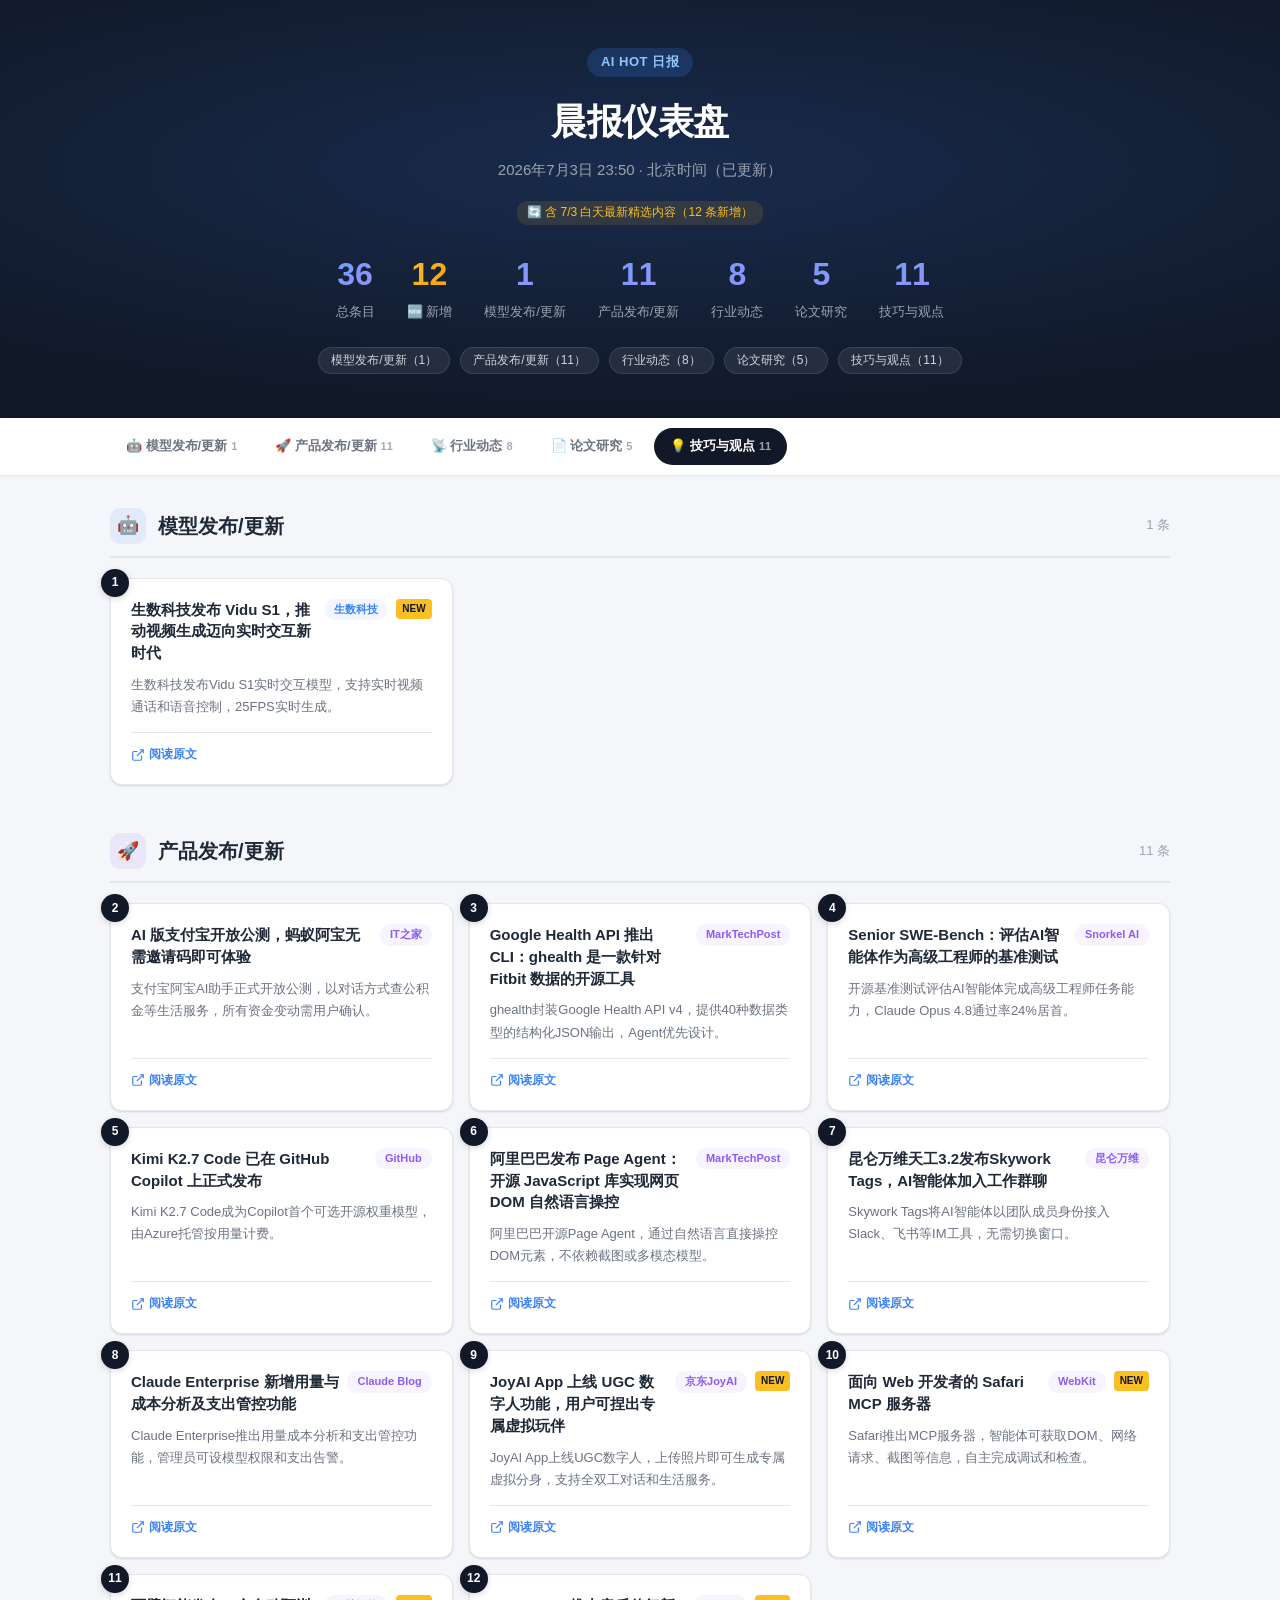
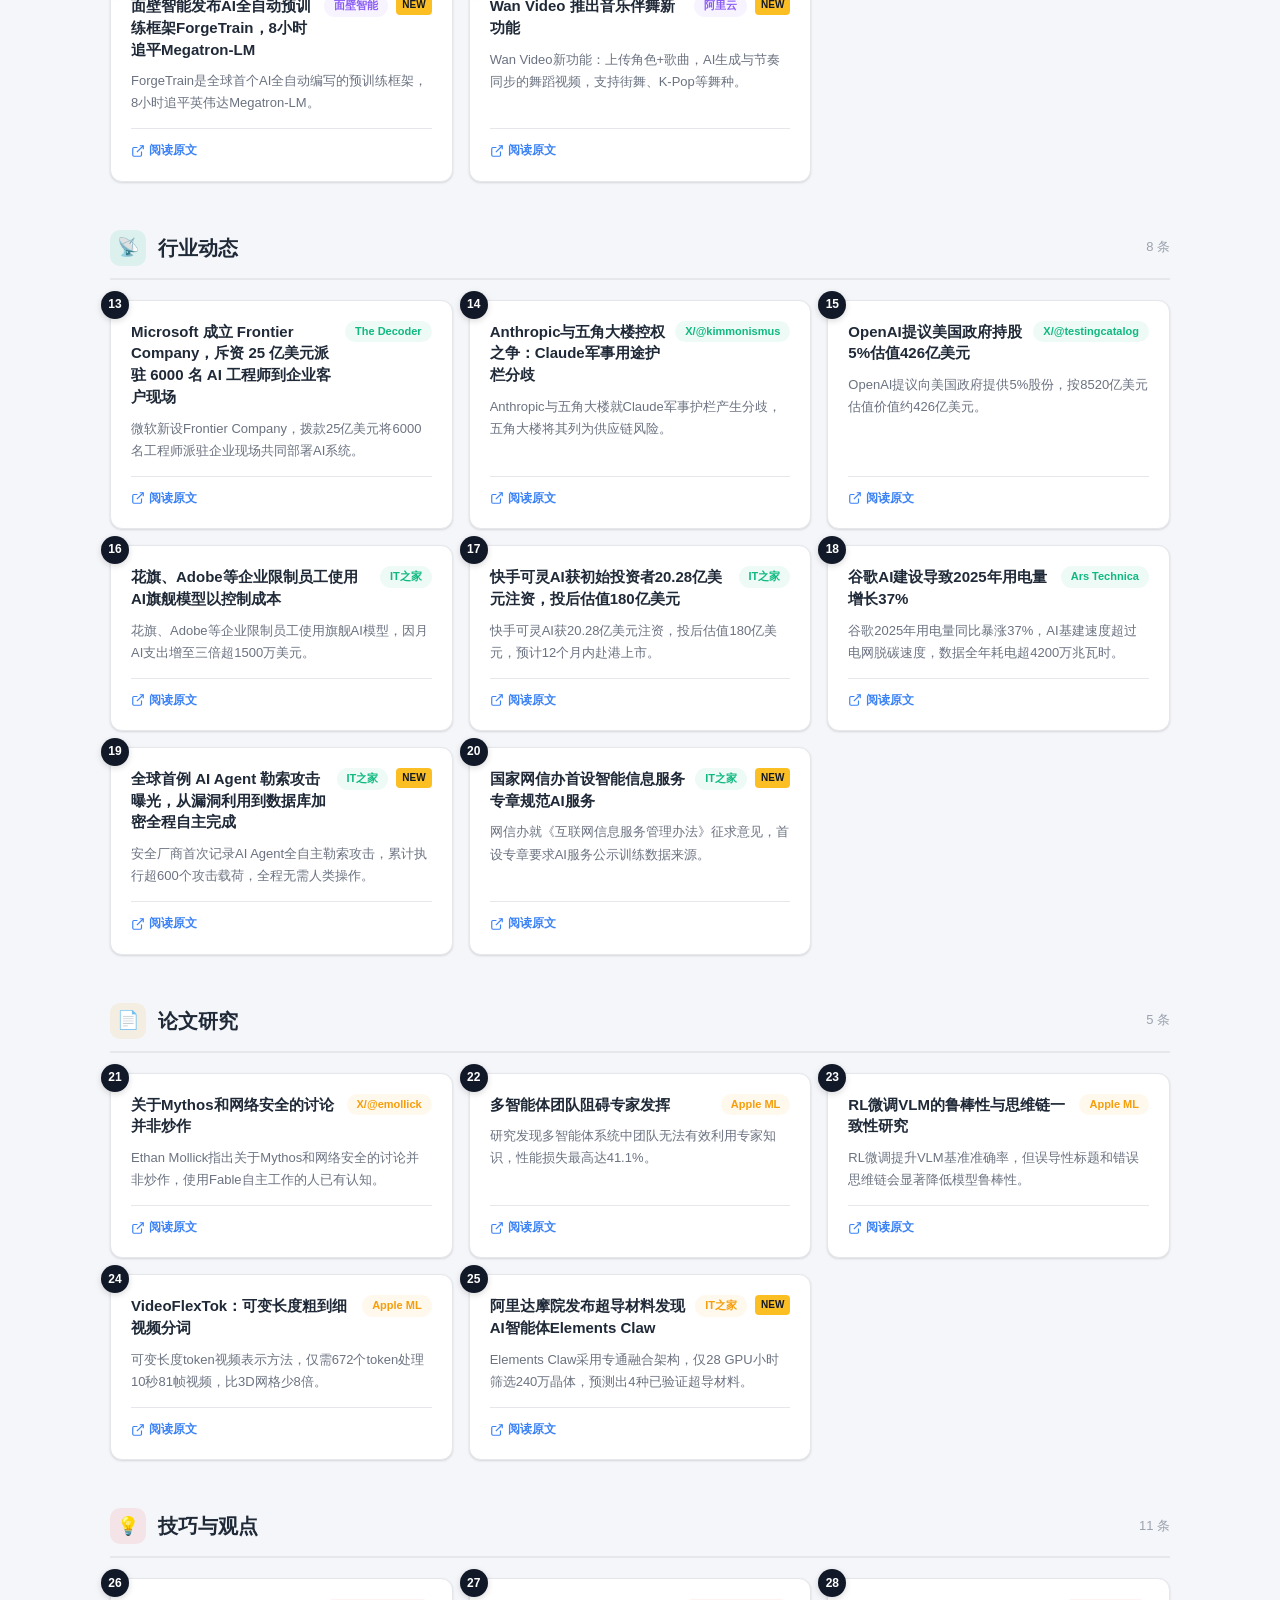
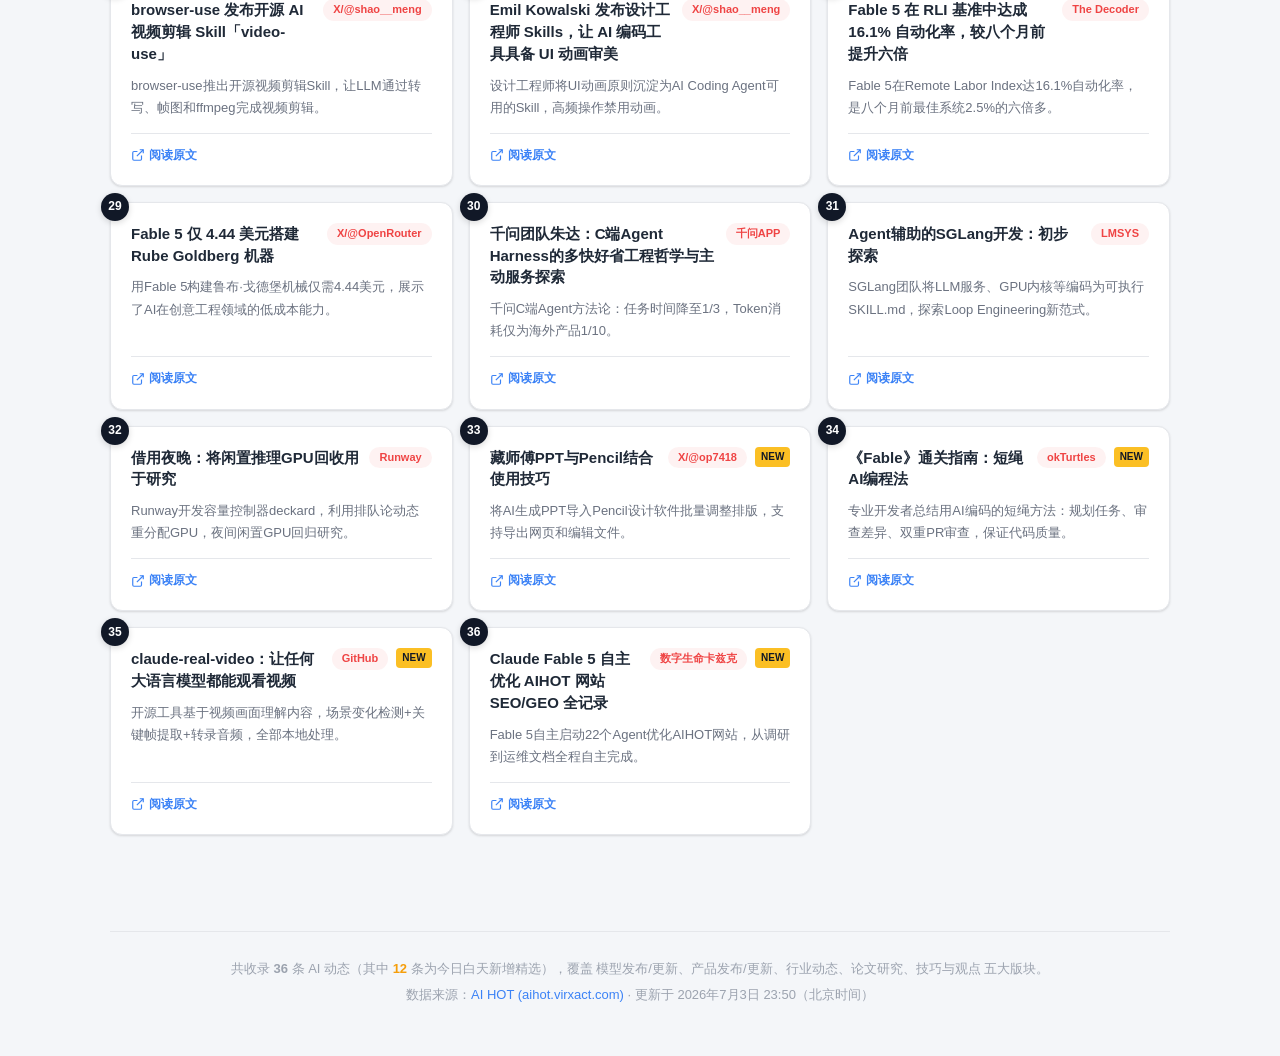
<file: ai-daily-2026-07-03.html>
<!DOCTYPE html>
<html lang="zh-CN">
<head>
<meta charset="UTF-8">
<meta name="viewport" content="width=device-width, initial-scale=1.0">
<title>AI HOT 日报 — 2026年7月3日</title>
<style>
:root {
  --bg: #f4f6f9;
  --card-bg: #ffffff;
  --hero-bg: #111827;
  --hero-accent: #3b82f6;
  --text-primary: #1f2937;
  --text-secondary: #6b7280;
  --text-muted: #9ca3af;
  --border: #e5e7eb;
  --shadow: 0 1px 3px rgba(0,0,0,.08), 0 1px 2px rgba(0,0,0,.06);
  --shadow-lg: 0 4px 12px rgba(0,0,0,.1);
  --radius: 12px;
  --radius-sm: 8px;
  --chip-bg: #eff6ff;
  --chip-text: #2563eb;
}
*, *::before, *::after { box-sizing: border-box; margin: 0; padding: 0; }
body {
  font-family: -apple-system, BlinkMacSystemFont, "Segoe UI", "PingFang SC", "Hiragino Sans GB", "Microsoft YaHei", "Helvetica Neue", Arial, sans-serif;
  background: var(--bg);
  color: var(--text-primary);
  line-height: 1.6;
  -webkit-font-smoothing: antialiased;
}
.hero {
  background: var(--hero-bg);
  color: #fff;
  padding: 48px 24px 44px;
  text-align: center;
  position: relative;
  overflow: hidden;
}
.hero::before {
  content: '';
  position: absolute;
  inset: 0;
  background: radial-gradient(ellipse 80% 60% at 50% 40%, rgba(59,130,246,.18), transparent);
  pointer-events: none;
}
.hero-inner { position: relative; max-width: 720px; margin: 0 auto; }
.hero-badge {
  display: inline-block;
  background: rgba(59,130,246,.2);
  color: #93c5fd;
  font-size: 13px;
  font-weight: 600;
  padding: 4px 14px;
  border-radius: 20px;
  letter-spacing: .5px;
  margin-bottom: 16px;
}
.hero h1 {
  font-size: 36px;
  font-weight: 800;
  letter-spacing: -.5px;
  margin-bottom: 8px;
}
.hero-date {
  font-size: 15px;
  color: #9ca3af;
  margin-bottom: 16px;
}
.hero-update {
  font-size: 12px;
  color: #fbbf24;
  margin-bottom: 24px;
  background: rgba(251,191,36,.12);
  display: inline-block;
  padding: 2px 10px;
  border-radius: 10px;
}
.hero-stats {
  display: flex;
  justify-content: center;
  gap: 32px;
  flex-wrap: wrap;
}
.stat-item { text-align: center; }
.stat-num {
  font-size: 32px;
  font-weight: 800;
  background: linear-gradient(135deg, #60a5fa, #a78bfa);
  -webkit-background-clip: text;
  -webkit-text-fill-color: transparent;
  background-clip: text;
}
.stat-label { font-size: 13px; color: #9ca3af; margin-top: 2px; }
.hero-section-tags {
  display: flex;
  justify-content: center;
  gap: 10px;
  flex-wrap: wrap;
  margin-top: 24px;
}
.hero-section-tag {
  font-size: 12px;
  padding: 3px 12px;
  border-radius: 14px;
  background: rgba(255,255,255,.08);
  color: #d1d5db;
  border: 1px solid rgba(255,255,255,.1);
}

.nav-wrap {
  position: sticky;
  top: 0;
  z-index: 100;
  background: var(--card-bg);
  border-bottom: 1px solid var(--border);
  box-shadow: 0 1px 4px rgba(0,0,0,.04);
  backdrop-filter: blur(10px);
}
.nav {
  max-width: 1100px;
  margin: 0 auto;
  padding: 10px 20px;
  display: flex;
  gap: 6px;
  overflow-x: auto;
  scrollbar-width: none;
  -ms-overflow-style: none;
}
.nav::-webkit-scrollbar { display: none; }
.nav a {
  flex-shrink: 0;
  text-decoration: none;
  font-size: 13px;
  font-weight: 600;
  color: var(--text-secondary);
  padding: 8px 16px;
  border-radius: 20px;
  transition: all .2s;
  white-space: nowrap;
}
.nav a:hover { background: var(--bg); color: var(--text-primary); }
.nav a.active { background: #111827; color: #fff; }
.nav-count { font-size: 11px; opacity: .6; margin-left: 4px; }

.main {
  max-width: 1100px;
  margin: 0 auto;
  padding: 32px 20px 48px;
}
.section { margin-bottom: 48px; }
.section-header {
  display: flex;
  align-items: center;
  gap: 12px;
  margin-bottom: 20px;
  padding-bottom: 12px;
  border-bottom: 2px solid var(--border);
}
.section-icon {
  width: 36px; height: 36px;
  border-radius: 10px;
  display: flex; align-items: center; justify-content: center;
  font-size: 18px;
  flex-shrink: 0;
}
.section-title {
  font-size: 20px;
  font-weight: 700;
  color: var(--text-primary);
}
.section-count {
  font-size: 13px;
  color: var(--text-muted);
  margin-left: auto;
}

.cards {
  display: grid;
  grid-template-columns: repeat(auto-fill, minmax(320px, 1fr));
  gap: 16px;
}
.card {
  background: var(--card-bg);
  border-radius: var(--radius);
  box-shadow: var(--shadow);
  padding: 20px;
  border: 1px solid var(--border);
  transition: box-shadow .2s, transform .2s;
  display: flex;
  flex-direction: column;
  position: relative;
}
.card:hover {
  box-shadow: var(--shadow-lg);
  transform: translateY(-1px);
}
.card-new .card-header::after {
  content: 'NEW';
  background: #fbbf24;
  color: #111827;
  font-size: 10px;
  font-weight: 800;
  padding: 2px 6px;
  border-radius: 4px;
  flex-shrink: 0;
  align-self: flex-start;
}
.card-num {
  position: absolute;
  top: -10px;
  left: -10px;
  width: 28px; height: 28px;
  border-radius: 50%;
  background: #111827;
  color: #fff;
  font-size: 12px;
  font-weight: 700;
  display: flex; align-items: center; justify-content: center;
  box-shadow: 0 2px 6px rgba(0,0,0,.15);
}
.card-header {
  display: flex;
  align-items: flex-start;
  justify-content: space-between;
  gap: 8px;
  margin-bottom: 10px;
}
.card-title {
  font-size: 15px;
  font-weight: 700;
  color: var(--text-primary);
  line-height: 1.45;
  flex: 1;
}
.card-source {
  display: inline-block;
  font-size: 11px;
  font-weight: 600;
  padding: 2px 10px;
  border-radius: 12px;
  background: var(--chip-bg);
  color: var(--chip-text);
  white-space: nowrap;
  flex-shrink: 0;
}
.card-summary {
  font-size: 13px;
  color: var(--text-secondary);
  line-height: 1.7;
  flex: 1;
  margin-bottom: 14px;
}
.card-footer {
  display: flex;
  align-items: center;
  justify-content: space-between;
  margin-top: auto;
  padding-top: 12px;
  border-top: 1px solid var(--border);
}
.card-link {
  font-size: 12px;
  font-weight: 600;
  color: var(--hero-accent);
  text-decoration: none;
  display: inline-flex;
  align-items: center;
  gap: 4px;
  transition: color .2s;
}
.card-link:hover { color: #1d4ed8; }
.card-link svg { width: 14px; height: 14px; }

.empty-section {
  text-align: center;
  padding: 48px 20px;
  color: var(--text-muted);
}
.empty-icon { font-size: 40px; margin-bottom: 12px; opacity: .5; }
.empty-text { font-size: 15px; }

.footer {
  max-width: 1100px;
  margin: 0 auto;
  padding: 0 20px 48px;
  text-align: center;
}
.footer-inner {
  border-top: 1px solid var(--border);
  padding-top: 24px;
}
.footer-text {
  font-size: 13px;
  color: var(--text-muted);
  line-height: 2;
}
.footer-text a {
  color: var(--hero-accent);
  text-decoration: none;
}
.footer-text a:hover { text-decoration: underline; }

@media (max-width: 768px) {
  .hero { padding: 36px 16px 32px; }
  .hero h1 { font-size: 26px; }
  .hero-stats { gap: 20px; }
  .stat-num { font-size: 26px; }
  .cards { grid-template-columns: 1fr; }
  .section { margin-bottom: 36px; }
}
@media (max-width: 480px) {
  .hero h1 { font-size: 22px; }
  .hero-stats { gap: 16px; }
  .stat-num { font-size: 22px; }
  .hero-section-tags { gap: 6px; }
}
</style>
</head>
<body>

<header class="hero" id="top">
  <div class="hero-inner">
    <span class="hero-badge">AI HOT 日报</span>
    <h1>晨报仪表盘</h1>
    <p class="hero-date" id="heroDate"></p>
    <p class="hero-update">🔄 含 7/3 白天最新精选内容（12 条新增）</p>
    <div class="hero-stats" id="heroStats"></div>
    <div class="hero-section-tags" id="heroTags"></div>
  </div>
</header>

<nav class="nav-wrap">
  <div class="nav" id="navLinks"></div>
</nav>

<main class="main" id="mainContent"></main>

<footer class="footer">
  <div class="footer-inner">
    <p class="footer-text" id="footerText"></p>
  </div>
</footer>

<script>
(function() {
  var SECTION_LABELS = ['模型发布/更新','产品发布/更新','行业动态','论文研究','技巧与观点'];
  var SECTION_SLUGS = ['ai-models','ai-products','industry','paper','tip'];
  var SECTION_ICONS = ['🤖','🚀','📡','📄','💡'];
  var SECTION_COLORS = ['#3b82f6','#8b5cf6','#10b981','#f59e0b','#ef4444'];

  var sections = [
    { items: [
      {title:"生数科技发布 Vidu S1，推动视频生成迈向实时交互新时代",source:"生数科技",summary:"生数科技发布Vidu S1实时交互模型，支持实时视频通话和语音控制，25FPS实时生成。",url:"https://mp.weixin.qq.com/s/RuukpnoOA2tI0ERCNrLgtQ",isNew:true}
    ]},
    { items: [
      {title:"AI 版支付宝开放公测，蚂蚁阿宝无需邀请码即可体验",source:"IT之家",summary:"支付宝阿宝AI助手正式开放公测，以对话方式查公积金等生活服务，所有资金变动需用户确认。",url:"https://www.ithome.com/0/971/469.htm",isNew:false},
      {title:"Google Health API 推出 CLI：ghealth 是一款针对 Fitbit 数据的开源工具",source:"MarkTechPost",summary:"ghealth封装Google Health API v4，提供40种数据类型的结构化JSON输出，Agent优先设计。",url:"https://www.marktechpost.com/2026/07/02/the-google-health-api-got-a-cli-ghealth-is-an-open-source-tool-for-your-fitbit-air-data",isNew:false},
      {title:"Senior SWE-Bench：评估AI智能体作为高级工程师的基准测试",source:"Snorkel AI",summary:"开源基准测试评估AI智能体完成高级工程师任务能力，Claude Opus 4.8通过率24%居首。",url:"https://senior-swe-bench.snorkel.ai/",isNew:false},
      {title:"Kimi K2.7 Code 已在 GitHub Copilot 上正式发布",source:"GitHub",summary:"Kimi K2.7 Code成为Copilot首个可选开源权重模型，由Azure托管按用量计费。",url:"https://github.blog/changelog/2026-07-01-kimi-k2-7-is-now-available-in-github-copilot",isNew:false},
      {title:"阿里巴巴发布 Page Agent：开源 JavaScript 库实现网页 DOM 自然语言操控",source:"MarkTechPost",summary:"阿里巴巴开源Page Agent，通过自然语言直接操控DOM元素，不依赖截图或多模态模型。",url:"https://www.marktechpost.com/2026/07/02/meet-alibabas-page-agent-a-javascript-in-page-gui-agent-that-controls-web-interfaces-with-natural-language-through-the-dom",isNew:false},
      {title:"昆仑万维天工3.2发布Skywork Tags，AI智能体加入工作群聊",source:"昆仑万维",summary:"Skywork Tags将AI智能体以团队成员身份接入Slack、飞书等IM工具，无需切换窗口。",url:"https://mp.weixin.qq.com/s/OqL6ID-mAel8XN-slYgXOA",isNew:false},
      {title:"Claude Enterprise 新增用量与成本分析及支出管控功能",source:"Claude Blog",summary:"Claude Enterprise推出用量成本分析和支出管控功能，管理员可设模型权限和支出告警。",url:"https://claude.com/blog/giving-admins-more-visibility-and-control-over-claude-usage-and-spend",isNew:false},
      {title:"JoyAI App 上线 UGC 数字人功能，用户可捏出专属虚拟玩伴",source:"京东JoyAI",summary:"JoyAI App上线UGC数字人，上传照片即可生成专属虚拟分身，支持全双工对话和生活服务。",url:"https://mp.weixin.qq.com/s/XfpxdblzNWa5HxahRoT9pg",isNew:true},
      {title:"面向 Web 开发者的 Safari MCP 服务器",source:"WebKit",summary:"Safari推出MCP服务器，智能体可获取DOM、网络请求、截图等信息，自主完成调试和检查。",url:"https://webkit.org/blog/18136/introducing-the-safari-mcp-server-for-web-developers",isNew:true},
      {title:"面壁智能发布AI全自动预训练框架ForgeTrain，8小时追平Megatron-LM",source:"面壁智能",summary:"ForgeTrain是全球首个AI全自动编写的预训练框架，8小时追平英伟达Megatron-LM。",url:"https://mp.weixin.qq.com/s/JVBbqU1O967ktzfEPuDERQ",isNew:true},
      {title:"Wan Video 推出音乐伴舞新功能",source:"阿里云",summary:"Wan Video新功能：上传角色+歌曲，AI生成与节奏同步的舞蹈视频，支持街舞、K-Pop等舞种。",url:"https://x.com/alibaba_cloud/status/2072967570441834771",isNew:true}
    ]},
    { items: [
      {title:"Microsoft 成立 Frontier Company，斥资 25 亿美元派驻 6000 名 AI 工程师到企业客户现场",source:"The Decoder",summary:"微软新设Frontier Company，拨款25亿美元将6000名工程师派驻企业现场共同部署AI系统。",url:"https://the-decoder.com/microsoft-launches-2-5-billion-frontier-company-to-embed-6000-ai-engineers-inside-enterprise-clients",isNew:false},
      {title:"Anthropic与五角大楼控权之争：Claude军事用途护栏分歧",source:"X/@kimmonismus",summary:"Anthropic与五角大楼就Claude军事护栏产生分歧，五角大楼将其列为供应链风险。",url:"https://x.com/kimmonismus/status/2072718147279335507",isNew:false},
      {title:"OpenAI提议美国政府持股5%估值426亿美元",source:"X/@testingcatalog",summary:"OpenAI提议向美国政府提供5%股份，按8520亿美元估值价值约426亿美元。",url:"https://x.com/testingcatalog/status/2072585845542969583",isNew:false},
      {title:"花旗、Adobe等企业限制员工使用AI旗舰模型以控制成本",source:"IT之家",summary:"花旗、Adobe等企业限制员工使用旗舰AI模型，因月AI支出增至三倍超1500万美元。",url:"https://www.ithome.com/0/971/937.htm",isNew:false},
      {title:"快手可灵AI获初始投资者20.28亿美元注资，投后估值180亿美元",source:"IT之家",summary:"快手可灵AI获20.28亿美元注资，投后估值180亿美元，预计12个月内赴港上市。",url:"https://www.ithome.com/0/971/954.htm",isNew:false},
      {title:"谷歌AI建设导致2025年用电量增长37%",source:"Ars Technica",summary:"谷歌2025年用电量同比暴涨37%，AI基建速度超过电网脱碳速度，数据全年耗电超4200万兆瓦时。",url:"https://arstechnica.com/ai/2026/07/googles-ai-buildout-drove-37-increase-in-electricity-use-in-2025",isNew:false},
      {title:"全球首例 AI Agent 勒索攻击曝光，从漏洞利用到数据库加密全程自主完成",source:"IT之家",summary:"安全厂商首次记录AI Agent全自主勒索攻击，累计执行超600个攻击载荷，全程无需人类操作。",url:"https://www.ithome.com/0/972/424.htm",isNew:true},
      {title:"国家网信办首设智能信息服务专章规范AI服务",source:"IT之家",summary:"网信办就《互联网信息服务管理办法》征求意见，首设专章要求AI服务公示训练数据来源。",url:"https://www.ithome.com/0/972/341.htm",isNew:true}
    ]},
    { items: [
      {title:"关于Mythos和网络安全的讨论并非炒作",source:"X/@emollick",summary:"Ethan Mollick指出关于Mythos和网络安全的讨论并非炒作，使用Fable自主工作的人已有认知。",url:"https://x.com/emollick/status/2072778376494895139",isNew:false},
      {title:"多智能体团队阻碍专家发挥",source:"Apple ML",summary:"研究发现多智能体系统中团队无法有效利用专家知识，性能损失最高达41.1%。",url:"https://machinelearning.apple.com/research/multi-agent-teams-experts",isNew:false},
      {title:"RL微调VLM的鲁棒性与思维链一致性研究",source:"Apple ML",summary:"RL微调提升VLM基准准确率，但误导性标题和错误思维链会显著降低模型鲁棒性。",url:"https://machinelearning.apple.com/research/robustness-chain-thought-consistency",isNew:false},
      {title:"VideoFlexTok：可变长度粗到细视频分词",source:"Apple ML",summary:"可变长度token视频表示方法，仅需672个token处理10秒81帧视频，比3D网格少8倍。",url:"https://machinelearning.apple.com/research/videoflextok",isNew:false},
      {title:"阿里达摩院发布超导材料发现AI智能体Elements Claw",source:"IT之家",summary:"Elements Claw采用专通融合架构，仅28 GPU小时筛选240万晶体，预测出4种已验证超导材料。",url:"https://www.ithome.com/0/972/089.htm",isNew:true}
    ]},
    { items: [
      {title:"browser-use 发布开源 AI 视频剪辑 Skill「video-use」",source:"X/@shao__meng",summary:"browser-use推出开源视频剪辑Skill，让LLM通过转写、帧图和ffmpeg完成视频剪辑。",url:"https://x.com/shao__meng/status/2072644710523691110",isNew:false},
      {title:"Emil Kowalski 发布设计工程师 Skills，让 AI 编码工具具备 UI 动画审美",source:"X/@shao__meng",summary:"设计工程师将UI动画原则沉淀为AI Coding Agent可用的Skill，高频操作禁用动画。",url:"https://x.com/shao__meng/status/2072484635955900792",isNew:false},
      {title:"Fable 5 在 RLI 基准中达成 16.1% 自动化率，较八个月前提升六倍",source:"The Decoder",summary:"Fable 5在Remote Labor Index达16.1%自动化率，是八个月前最佳系统2.5%的六倍多。",url:"https://the-decoder.com/ai-agents-can-now-complete-16-percent-of-freelance-jobs-at-pro-quality-up-from-2-5-percent-eight-months-ago",isNew:false},
      {title:"Fable 5 仅 4.44 美元搭建 Rube Goldberg 机器",source:"X/@OpenRouter",summary:"用Fable 5构建鲁布·戈德堡机械仅需4.44美元，展示了AI在创意工程领域的低成本能力。",url:"https://x.com/OpenRouter/status/2072738704922439689",isNew:false},
      {title:"千问团队朱达：C端Agent Harness的多快好省工程哲学与主动服务探索",source:"千问APP",summary:"千问C端Agent方法论：任务时间降至1/3，Token消耗仅为海外产品1/10。",url:"https://mp.weixin.qq.com/s/l70iUM0bIpG9EdV9Px7QPQ",isNew:false},
      {title:"Agent辅助的SGLang开发：初步探索",source:"LMSYS",summary:"SGLang团队将LLM服务、GPU内核等编码为可执行SKILL.md，探索Loop Engineering新范式。",url:"https://www.lmsys.org/blog/2026-07-02-agent-assisted-sglang-development",isNew:false},
      {title:"借用夜晚：将闲置推理GPU回收用于研究",source:"Runway",summary:"Runway开发容量控制器deckard，利用排队论动态重分配GPU，夜间闲置GPU回归研究。",url:"https://runwayml.com/news/borrowing-the-night-reclaiming-idle-inference-gpus-for-research",isNew:false},
      {title:"藏师傅PPT与Pencil结合使用技巧",source:"X/@op7418",summary:"将AI生成PPT导入Pencil设计软件批量调整排版，支持导出网页和编辑文件。",url:"https://x.com/op7418/status/2073020264083050811",isNew:true},
      {title:"《Fable》通关指南：短绳AI编程法",source:"okTurtles",summary:"专业开发者总结用AI编码的短绳方法：规划任务、审查差异、双重PR审查，保证代码质量。",url:"https://blog.okturtles.org/2026/07/short-leash-ai-method",isNew:true},
      {title:"claude-real-video：让任何大语言模型都能观看视频",source:"GitHub",summary:"开源工具基于视频画面理解内容，场景变化检测+关键帧提取+转录音频，全部本地处理。",url:"https://github.com/HUANGCHIHHUNGLeo/claude-real-video",isNew:true},
      {title:"Claude Fable 5 自主优化 AIHOT 网站 SEO/GEO 全记录",source:"数字生命卡兹克",summary:"Fable 5自主启动22个Agent优化AIHOT网站，从调研到运维文档全程自主完成。",url:"https://mp.weixin.qq.com/s/L6R_SPWlOBv6dI0wWWHQrg",isNew:true}
    ]}
  ];

  // ── Helpers ──
  function esc(s) { return String(s).replace(/&/g,'&amp;').replace(/</g,'&lt;').replace(/>/g,'&gt;').replace(/"/g,'&quot;'); }

  // ── Build ──
  var globalIdx = 0;
  var sectionCounts = [];

  sections.forEach(function(sec) {
    sec.cards = sec.items.map(function(item) {
      globalIdx++;
      return {num:globalIdx, title:item.title, source:item.source, summary:item.summary, url:item.url, isNew:item.isNew};
    });
    sectionCounts.push(sec.cards.length);
    sec.color = SECTION_COLORS[sections.indexOf(sec)];
  });

  var total = globalIdx;
  var genDate = new Date('2026-07-03T23:50:00+08:00');
  var nowBJ = new Date();

  function fmtFull(d) {
    return d.toLocaleString('zh-CN',{year:'numeric',month:'long',day:'numeric',hour:'2-digit',minute:'2-digit',timeZone:'Asia/Shanghai',hour12:false});
  }

  document.getElementById('heroDate').textContent = fmtFull(genDate) + ' · 北京时间（已更新）';

  // Hero stats
  var newTotal = 0;
  sections.forEach(function(sec) { sec.cards.forEach(function(c) { if (c.isNew) newTotal++; }); });
  var statsHTML = '<div class="stat-item"><div class="stat-num">' + total + '</div><div class="stat-label">总条目</div></div>';
  statsHTML += '<div class="stat-item"><div class="stat-num" style="background:linear-gradient(135deg,#fbbf24,#f59e0b);-webkit-background-clip:text;-webkit-text-fill-color:transparent;background-clip:text">' + newTotal + '</div><div class="stat-label">🆕 新增</div></div>';
  SECTION_LABELS.forEach(function(l,i) {
    statsHTML += '<div class="stat-item"><div class="stat-num">' + sectionCounts[i] + '</div><div class="stat-label">' + l + '</div></div>';
  });
  document.getElementById('heroStats').innerHTML = statsHTML;

  var tagsHTML = SECTION_LABELS.map(function(l,i) {
    return '<span class="hero-section-tag">' + l + '（' + sectionCounts[i] + '）</span>';
  }).join('');
  document.getElementById('heroTags').innerHTML = tagsHTML;

  // Nav
  var navHTML = SECTION_LABELS.map(function(l,i) {
    return '<a href="#sec-' + SECTION_SLUGS[i] + '">' + SECTION_ICONS[i] + ' ' + l + '<span class="nav-count">' + sectionCounts[i] + '</span></a>';
  }).join('');
  document.getElementById('navLinks').innerHTML = navHTML;

  // Sections
  var mainHTML = '';
  sections.forEach(function(sec, si) {
    mainHTML += '<section class="section" id="sec-' + SECTION_SLUGS[si] + '">';
    mainHTML += '<div class="section-header">';
    mainHTML += '<div class="section-icon" style="background:' + SECTION_COLORS[si] + '1a;color:' + SECTION_COLORS[si] + '">' + SECTION_ICONS[si] + '</div>';
    mainHTML += '<h2 class="section-title">' + SECTION_LABELS[si] + '</h2>';
    mainHTML += '<span class="section-count">' + sec.cards.length + ' 条</span>';
    mainHTML += '</div>';

    if (sec.cards.length === 0) {
      mainHTML += '<div class="empty-section"><div class="empty-icon">📭</div><div class="empty-text">今日暂无内容</div></div>';
    } else {
      mainHTML += '<div class="cards">';
      sec.cards.forEach(function(c) {
        var newClass = c.isNew ? ' card-new' : '';
        mainHTML += '<article class="card' + newClass + '">';
        mainHTML += '<span class="card-num">' + c.num + '</span>';
        mainHTML += '<div class="card-header">';
        mainHTML += '<h3 class="card-title">' + esc(c.title) + '</h3>';
        mainHTML += '<span class="card-source" style="background:' + SECTION_COLORS[si] + '12;color:' + SECTION_COLORS[si] + '">' + esc(c.source) + '</span>';
        mainHTML += '</div>';
        mainHTML += '<p class="card-summary">' + esc(c.summary) + '</p>';
        mainHTML += '<div class="card-footer">';
        mainHTML += '<a class="card-link" href="' + esc(c.url) + '" target="_blank" rel="noopener noreferrer">';
        mainHTML += '<svg viewBox="0 0 24 24" fill="none" stroke="currentColor" stroke-width="2"><path d="M18 13v6a2 2 0 01-2 2H5a2 2 0 01-2-2V8a2 2 0 012-2h6"/><polyline points="15 3 21 3 21 9"/><line x1="10" y1="14" x2="21" y2="3"/></svg>';
        mainHTML += '阅读原文</a>';
        mainHTML += '</div>';
        mainHTML += '</article>';
      });
      mainHTML += '</div>';
    }
    mainHTML += '</section>';
  });
  document.getElementById('mainContent').innerHTML = mainHTML;

  // Footer
  document.getElementById('footerText').innerHTML =
    '共收录 <strong>' + total + '</strong> 条 AI 动态（其中 <strong style="color:#f59e0b">' + newTotal + '</strong> 条为今日白天新增精选），覆盖 ' + SECTION_LABELS.join('、') + ' 五大版块。<br>' +
    '数据来源：<a href="https://aihot.virxact.com" target="_blank" rel="noopener noreferrer">AI HOT (aihot.virxact.com)</a> · ' +
    '更新于 ' + fmtFull(genDate) + '（北京时间）';

  // Nav scroll highlight
  var navAnchors = document.querySelectorAll('.nav a');
  var observer = new IntersectionObserver(function(entries) {
    entries.forEach(function(e) {
      if (e.isIntersecting) {
        navAnchors.forEach(function(a) { a.classList.remove('active'); });
        var target = document.querySelector('.nav a[href="#' + e.target.id + '"]');
        if (target) target.classList.add('active');
      }
    });
  }, { rootMargin: '-80px 0px -50% 0px' });
  document.querySelectorAll('.section').forEach(function(s) { observer.observe(s); });
})();
</script>
</body>
</html>
</file>
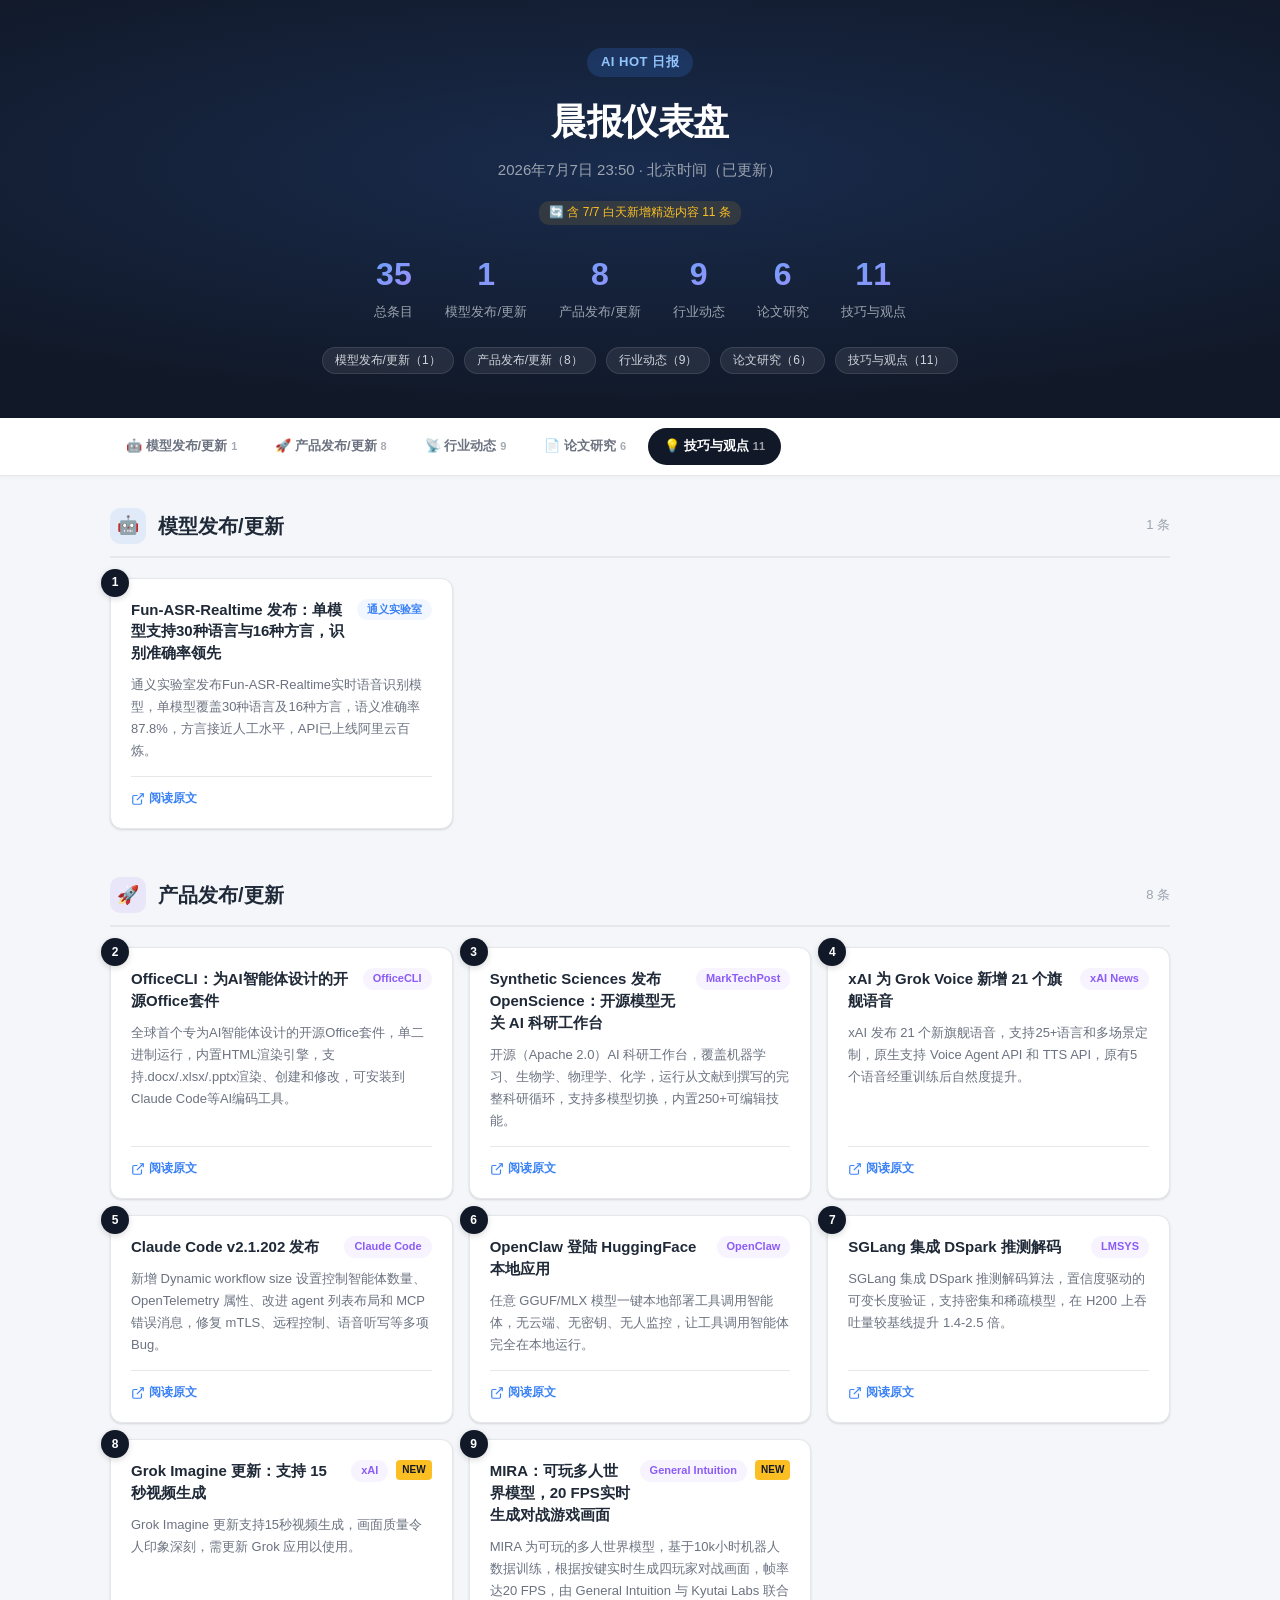
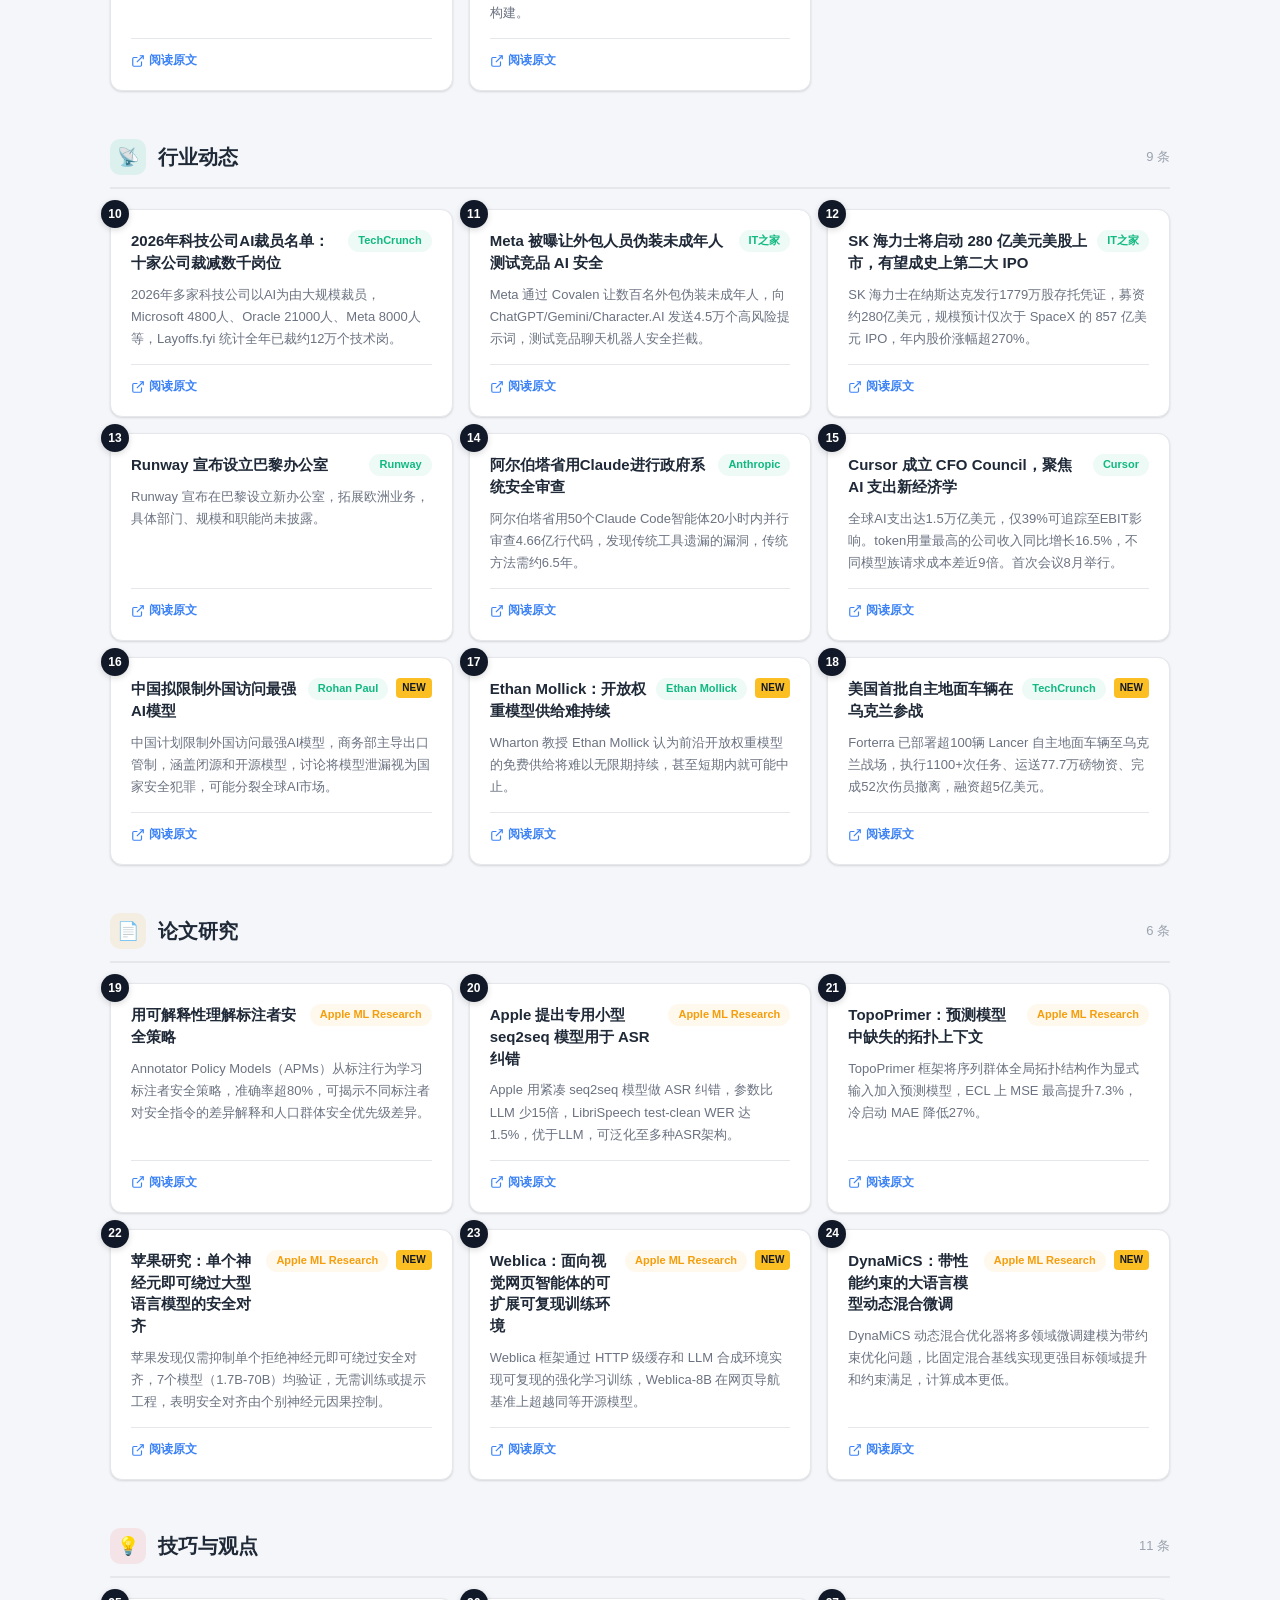
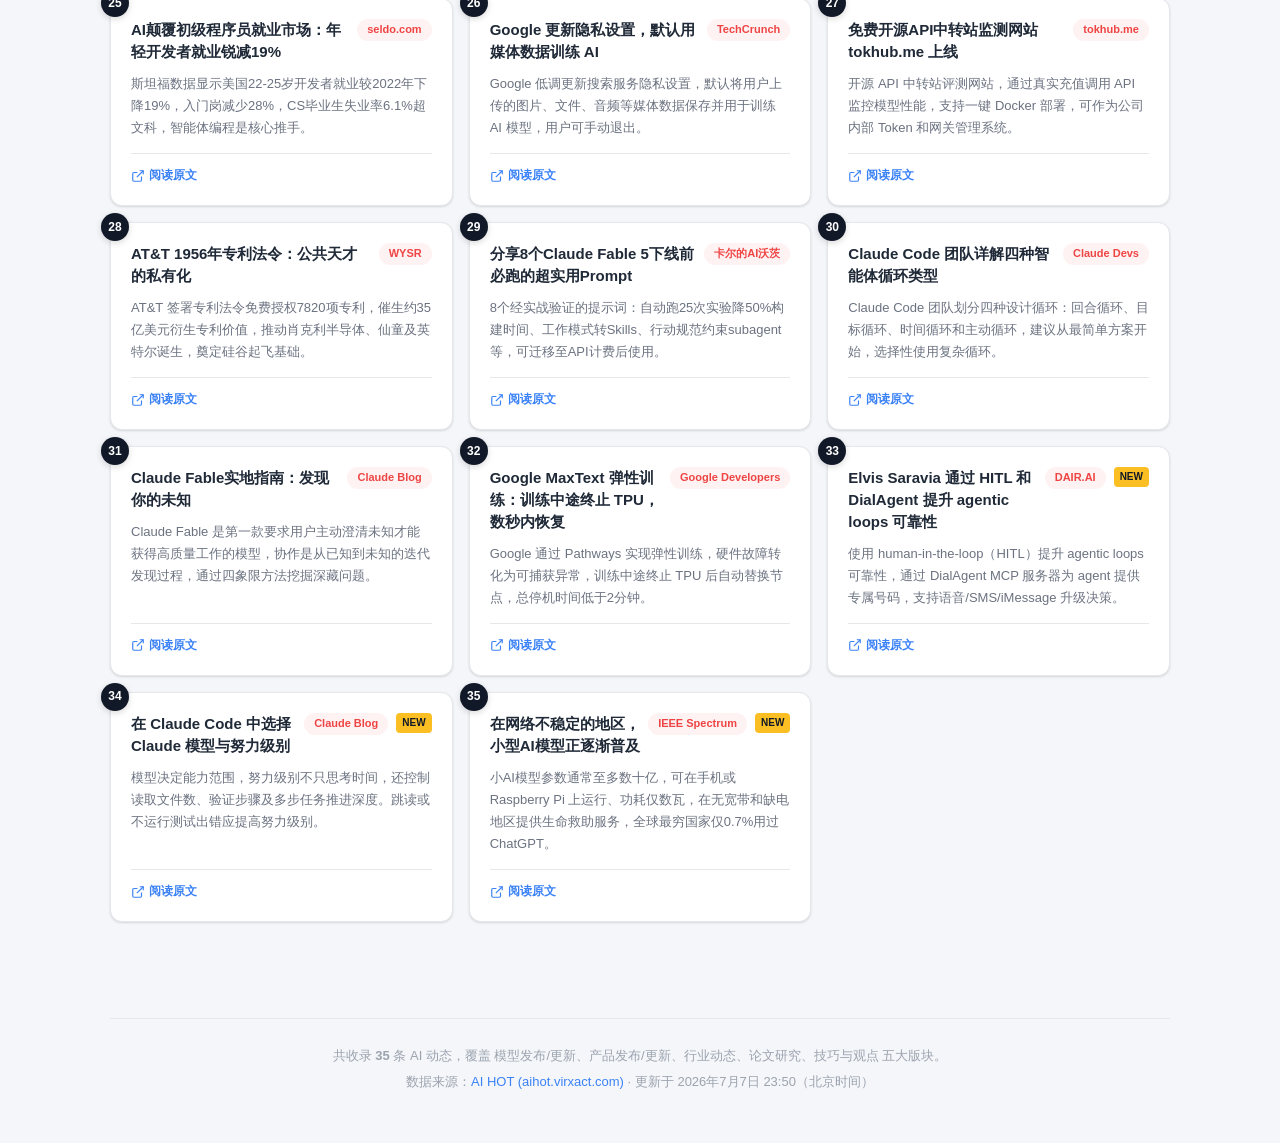
<file: ai-daily-2026-07-07.html>
<!DOCTYPE html>
<html lang="zh-CN">
<head>
<meta charset="UTF-8">
<meta name="viewport" content="width=device-width, initial-scale=1.0">
<title>AI HOT 日报 — 2026年7月7日</title>
<style>
:root {
  --bg: #f4f6f9;
  --card-bg: #ffffff;
  --hero-bg: #111827;
  --hero-accent: #3b82f6;
  --text-primary: #1f2937;
  --text-secondary: #6b7280;
  --text-muted: #9ca3af;
  --border: #e5e7eb;
  --shadow: 0 1px 3px rgba(0,0,0,.08), 0 1px 2px rgba(0,0,0,.06);
  --shadow-lg: 0 4px 12px rgba(0,0,0,.1);
  --radius: 12px;
  --radius-sm: 8px;
  --chip-bg: #eff6ff;
  --chip-text: #2563eb;
}
*, *::before, *::after { box-sizing: border-box; margin: 0; padding: 0; }
body {
  font-family: -apple-system, BlinkMacSystemFont, "Segoe UI", "PingFang SC", "Hiragino Sans GB", "Microsoft YaHei", "Helvetica Neue", Arial, sans-serif;
  background: var(--bg);
  color: var(--text-primary);
  line-height: 1.6;
  -webkit-font-smoothing: antialiased;
}
.hero {
  background: var(--hero-bg);
  color: #fff;
  padding: 48px 24px 44px;
  text-align: center;
  position: relative;
  overflow: hidden;
}
.hero::before {
  content: '';
  position: absolute;
  inset: 0;
  background: radial-gradient(ellipse 80% 60% at 50% 40%, rgba(59,130,246,.18), transparent);
  pointer-events: none;
}
.hero-inner { position: relative; max-width: 720px; margin: 0 auto; }
.hero-badge {
  display: inline-block;
  background: rgba(59,130,246,.2);
  color: #93c5fd;
  font-size: 13px;
  font-weight: 600;
  padding: 4px 14px;
  border-radius: 20px;
  letter-spacing: .5px;
  margin-bottom: 16px;
}
.hero h1 {
  font-size: 36px;
  font-weight: 800;
  letter-spacing: -.5px;
  margin-bottom: 8px;
}
.hero-date {
  font-size: 15px;
  color: #9ca3af;
  margin-bottom: 16px;
}
.hero-update {
  font-size: 12px;
  color: #fbbf24;
  margin-bottom: 24px;
  background: rgba(251,191,36,.12);
  display: inline-block;
  padding: 2px 10px;
  border-radius: 10px;
}
.hero-stats {
  display: flex;
  justify-content: center;
  gap: 32px;
  flex-wrap: wrap;
}
.stat-item { text-align: center; }
.stat-num {
  font-size: 32px;
  font-weight: 800;
  background: linear-gradient(135deg, #60a5fa, #a78bfa);
  -webkit-background-clip: text;
  -webkit-text-fill-color: transparent;
  background-clip: text;
}
.stat-label { font-size: 13px; color: #9ca3af; margin-top: 2px; }
.hero-section-tags {
  display: flex;
  justify-content: center;
  gap: 10px;
  flex-wrap: wrap;
  margin-top: 24px;
}
.hero-section-tag {
  font-size: 12px;
  padding: 3px 12px;
  border-radius: 14px;
  background: rgba(255,255,255,.08);
  color: #d1d5db;
  border: 1px solid rgba(255,255,255,.1);
}

.nav-wrap {
  position: sticky;
  top: 0;
  z-index: 100;
  background: var(--card-bg);
  border-bottom: 1px solid var(--border);
  box-shadow: 0 1px 4px rgba(0,0,0,.04);
  backdrop-filter: blur(10px);
}
.nav {
  max-width: 1100px;
  margin: 0 auto;
  padding: 10px 20px;
  display: flex;
  gap: 6px;
  overflow-x: auto;
  scrollbar-width: none;
  -ms-overflow-style: none;
}
.nav::-webkit-scrollbar { display: none; }
.nav a {
  flex-shrink: 0;
  text-decoration: none;
  font-size: 13px;
  font-weight: 600;
  color: var(--text-secondary);
  padding: 8px 16px;
  border-radius: 20px;
  transition: all .2s;
  white-space: nowrap;
}
.nav a:hover { background: var(--bg); color: var(--text-primary); }
.nav a.active { background: #111827; color: #fff; }
.nav-count { font-size: 11px; opacity: .6; margin-left: 4px; }

.main {
  max-width: 1100px;
  margin: 0 auto;
  padding: 32px 20px 48px;
}
.section { margin-bottom: 48px; }
.section-header {
  display: flex;
  align-items: center;
  gap: 12px;
  margin-bottom: 20px;
  padding-bottom: 12px;
  border-bottom: 2px solid var(--border);
}
.section-icon {
  width: 36px; height: 36px;
  border-radius: 10px;
  display: flex; align-items: center; justify-content: center;
  font-size: 18px;
  flex-shrink: 0;
}
.section-title {
  font-size: 20px;
  font-weight: 700;
  color: var(--text-primary);
}
.section-count {
  font-size: 13px;
  color: var(--text-muted);
  margin-left: auto;
}

.cards {
  display: grid;
  grid-template-columns: repeat(auto-fill, minmax(320px, 1fr));
  gap: 16px;
}
.card {
  background: var(--card-bg);
  border-radius: var(--radius);
  box-shadow: var(--shadow);
  padding: 20px;
  border: 1px solid var(--border);
  transition: box-shadow .2s, transform .2s;
  display: flex;
  flex-direction: column;
  position: relative;
}
.card:hover {
  box-shadow: var(--shadow-lg);
  transform: translateY(-1px);
}
.card-new .card-header::after {
  content: 'NEW';
  background: #fbbf24;
  color: #111827;
  font-size: 10px;
  font-weight: 800;
  padding: 2px 6px;
  border-radius: 4px;
  flex-shrink: 0;
  align-self: flex-start;
}
.card-num {
  position: absolute;
  top: -10px;
  left: -10px;
  width: 28px; height: 28px;
  border-radius: 50%;
  background: #111827;
  color: #fff;
  font-size: 12px;
  font-weight: 700;
  display: flex; align-items: center; justify-content: center;
  box-shadow: 0 2px 6px rgba(0,0,0,.15);
}
.card-header {
  display: flex;
  align-items: flex-start;
  justify-content: space-between;
  gap: 8px;
  margin-bottom: 10px;
}
.card-title {
  font-size: 15px;
  font-weight: 700;
  color: var(--text-primary);
  line-height: 1.45;
  flex: 1;
}
.card-source {
  display: inline-block;
  font-size: 11px;
  font-weight: 600;
  padding: 2px 10px;
  border-radius: 12px;
  background: var(--chip-bg);
  color: var(--chip-text);
  white-space: nowrap;
  flex-shrink: 0;
}
.card-summary {
  font-size: 13px;
  color: var(--text-secondary);
  line-height: 1.7;
  flex: 1;
  margin-bottom: 14px;
}
.card-footer {
  display: flex;
  align-items: center;
  justify-content: space-between;
  margin-top: auto;
  padding-top: 12px;
  border-top: 1px solid var(--border);
}
.card-link {
  font-size: 12px;
  font-weight: 600;
  color: var(--hero-accent);
  text-decoration: none;
  display: inline-flex;
  align-items: center;
  gap: 4px;
  transition: color .2s;
}
.card-link:hover { color: #1d4ed8; }
.card-link svg { width: 14px; height: 14px; }

.empty-section {
  text-align: center;
  padding: 48px 20px;
  color: var(--text-muted);
}
.empty-icon { font-size: 40px; margin-bottom: 12px; opacity: .5; }
.empty-text { font-size: 15px; }

.footer {
  max-width: 1100px;
  margin: 0 auto;
  padding: 0 20px 48px;
  text-align: center;
}
.footer-inner {
  border-top: 1px solid var(--border);
  padding-top: 24px;
}
.footer-text {
  font-size: 13px;
  color: var(--text-muted);
  line-height: 2;
}
.footer-text a {
  color: var(--hero-accent);
  text-decoration: none;
}
.footer-text a:hover { text-decoration: underline; }

@media (max-width: 768px) {
  .hero { padding: 36px 16px 32px; }
  .hero h1 { font-size: 26px; }
  .hero-stats { gap: 20px; }
  .stat-num { font-size: 26px; }
  .cards { grid-template-columns: 1fr; }
  .section { margin-bottom: 36px; }
}
@media (max-width: 480px) {
  .hero h1 { font-size: 22px; }
  .hero-stats { gap: 16px; }
  .stat-num { font-size: 22px; }
  .hero-section-tags { gap: 6px; }
}
</style>
</head>
<body>

<header class="hero" id="top">
  <div class="hero-inner">
    <span class="hero-badge">AI HOT 日报</span>
    <h1>晨报仪表盘</h1>
    <p class="hero-date" id="heroDate"></p>
    <p class="hero-update" id="heroUpdate"></p>
    <div class="hero-stats" id="heroStats"></div>
    <div class="hero-section-tags" id="heroTags"></div>
  </div>
</header>

<nav class="nav-wrap">
  <div class="nav" id="navLinks"></div>
</nav>

<main class="main" id="mainContent"></main>

<footer class="footer">
  <div class="footer-inner">
    <p class="footer-text" id="footerText"></p>
  </div>
</footer>

<script>
(function() {
  var SECTION_LABELS = ['模型发布/更新','产品发布/更新','行业动态','论文研究','技巧与观点'];
  var SECTION_SLUGS = ['ai-models','ai-products','industry','paper','tip'];
  var SECTION_ICONS = ['🤖','🚀','📡','📄','💡'];
  var SECTION_COLORS = ['#3b82f6','#8b5cf6','#10b981','#f59e0b','#ef4444'];

  // Merged data: daily base + today's selected items (11 new, 0 overlap)
  var sections = [
    { // 模型发布/更新
      items: [
        {title:"Fun-ASR-Realtime 发布：单模型支持30种语言与16种方言，识别准确率领先",source:"通义实验室",summary:"通义实验室发布Fun-ASR-Realtime实时语音识别模型，单模型覆盖30种语言及16种方言，语义准确率87.8%，方言接近人工水平，API已上线阿里云百炼。",url:"https://mp.weixin.qq.com/s/ntw0SliBi4f8LROnFY26kA",isNew:false}
      ]
    },
    { // 产品发布/更新
      items: [
        {title:"OfficeCLI：为AI智能体设计的开源Office套件",source:"OfficeCLI",summary:"全球首个专为AI智能体设计的开源Office套件，单二进制运行，内置HTML渲染引擎，支持.docx/.xlsx/.pptx渲染、创建和修改，可安装到Claude Code等AI编码工具。",url:"https://github.com/iOfficeAI/OfficeCLI",isNew:false},
        {title:"Synthetic Sciences 发布 OpenScience：开源模型无关 AI 科研工作台",source:"MarkTechPost",summary:"开源（Apache 2.0）AI 科研工作台，覆盖机器学习、生物学、物理学、化学，运行从文献到撰写的完整科研循环，支持多模型切换，内置250+可编辑技能。",url:"https://www.marktechpost.com/2026/07/05/synthetic-sciences-releases-openscience-an-open-source-model-agnostic-ai-workbench-for-machine-learning-biology-physics-and-chemistry-research",isNew:false},
        {title:"xAI 为 Grok Voice 新增 21 个旗舰语音",source:"xAI News",summary:"xAI 发布 21 个新旗舰语音，支持25+语言和多场景定制，原生支持 Voice Agent API 和 TTS API，原有5个语音经重训练后自然度提升。",url:"https://x.ai/news/new-flagship-voices",isNew:false},
        {title:"Claude Code v2.1.202 发布",source:"Claude Code",summary:"新增 Dynamic workflow size 设置控制智能体数量、OpenTelemetry 属性、改进 agent 列表布局和 MCP 错误消息，修复 mTLS、远程控制、语音听写等多项 Bug。",url:"https://github.com/anthropics/claude-code/releases/tag/v2.1.202",isNew:false},
        {title:"OpenClaw 登陆 HuggingFace 本地应用",source:"OpenClaw",summary:"任意 GGUF/MLX 模型一键本地部署工具调用智能体，无云端、无密钥、无人监控，让工具调用智能体完全在本地运行。",url:"https://x.com/openclaw/status/2074187998602871212",isNew:false},
        {title:"SGLang 集成 DSpark 推测解码",source:"LMSYS",summary:"SGLang 集成 DSpark 推测解码算法，置信度驱动的可变长度验证，支持密集和稀疏模型，在 H200 上吞吐量较基线提升 1.4-2.5 倍。",url:"https://www.lmsys.org/blog/2026-07-06-dspark-sglang",isNew:false},
        {title:"Grok Imagine 更新：支持 15 秒视频生成",source:"xAI",summary:"Grok Imagine 更新支持15秒视频生成，画面质量令人印象深刻，需更新 Grok 应用以使用。",url:"https://x.com/elonmusk/status/2074378653501128833",isNew:true},
        {title:"MIRA：可玩多人世界模型，20 FPS实时生成对战游戏画面",source:"General Intuition",summary:"MIRA 为可玩的多人世界模型，基于10k小时机器人数据训练，根据按键实时生成四玩家对战画面，帧率达20 FPS，由 General Intuition 与 Kyutai Labs 联合构建。",url:"https://x.com/emollick/status/2074348274136346871",isNew:true}
      ]
    },
    { // 行业动态
      items: [
        {title:"2026年科技公司AI裁员名单：十家公司裁减数千岗位",source:"TechCrunch",summary:"2026年多家科技公司以AI为由大规模裁员，Microsoft 4800人、Oracle 21000人、Meta 8000人等，Layoffs.fyi 统计全年已裁约12万个技术岗。",url:"https://techcrunch.com/2026/07/06/the-running-list-major-tech-layoffs-in-2026-where-employers-cited-ai",isNew:false},
        {title:"Meta 被曝让外包人员伪装未成年人测试竞品 AI 安全",source:"IT之家",summary:"Meta 通过 Covalen 让数百名外包伪装未成年人，向 ChatGPT/Gemini/Character.AI 发送4.5万个高风险提示词，测试竞品聊天机器人安全拦截。",url:"https://www.ithome.com/0/973/207.htm",isNew:false},
        {title:"SK 海力士将启动 280 亿美元美股上市，有望成史上第二大 IPO",source:"IT之家",summary:"SK 海力士在纳斯达克发行1779万股存托凭证，募资约280亿美元，规模预计仅次于 SpaceX 的 857 亿美元 IPO，年内股价涨幅超270%。",url:"https://www.ithome.com/0/972/896.htm",isNew:false},
        {title:"Runway 宣布设立巴黎办公室",source:"Runway",summary:"Runway 宣布在巴黎设立新办公室，拓展欧洲业务，具体部门、规模和职能尚未披露。",url:"https://runwayml.com/news/announcing-our-paris-office",isNew:false},
        {title:"阿尔伯塔省用Claude进行政府系统安全审查",source:"Anthropic",summary:"阿尔伯塔省用50个Claude Code智能体20小时内并行审查4.66亿行代码，发现传统工具遗漏的漏洞，传统方法需约6.5年。",url:"https://www.anthropic.com/news/alberta-government-claude-cybersecurity",isNew:false},
        {title:"Cursor 成立 CFO Council，聚焦 AI 支出新经济学",source:"Cursor",summary:"全球AI支出达1.5万亿美元，仅39%可追踪至EBIT影响。token用量最高的公司收入同比增长16.5%，不同模型族请求成本差近9倍。首次会议8月举行。",url:"https://cursor.com/blog/cfo-council",isNew:false},
        {title:"中国拟限制外国访问最强AI模型",source:"Rohan Paul",summary:"中国计划限制外国访问最强AI模型，商务部主导出口管制，涵盖闭源和开源模型，讨论将模型泄漏视为国家安全犯罪，可能分裂全球AI市场。",url:"https://x.com/rohanpaul_ai/status/2074512389526237609",isNew:true},
        {title:"Ethan Mollick：开放权重模型供给难持续",source:"Ethan Mollick",summary:"Wharton 教授 Ethan Mollick 认为前沿开放权重模型的免费供给将难以无限期持续，甚至短期内就可能中止。",url:"https://x.com/emollick/status/2074497401578996154",isNew:true},
        {title:"美国首批自主地面车辆在乌克兰参战",source:"TechCrunch",summary:"Forterra 已部署超100辆 Lancer 自主地面车辆至乌克兰战场，执行1100+次任务、运送77.7万磅物资、完成52次伤员撤离，融资超5亿美元。",url:"https://techcrunch.com/2026/07/07/the-first-american-autonomous-ground-vehicles-are-fighting-in-ukraine",isNew:true}
      ]
    },
    { // 论文研究
      items: [
        {title:"用可解释性理解标注者安全策略",source:"Apple ML Research",summary:"Annotator Policy Models（APMs）从标注行为学习标注者安全策略，准确率超80%，可揭示不同标注者对安全指令的差异解释和人口群体安全优先级差异。",url:"https://machinelearning.apple.com/research/annotator-safety-policy-interpretability",isNew:false},
        {title:"Apple 提出专用小型 seq2seq 模型用于 ASR 纠错",source:"Apple ML Research",summary:"Apple 用紧凑 seq2seq 模型做 ASR 纠错，参数比 LLM 少15倍，LibriSpeech test-clean WER 达1.5%，优于LLM，可泛化至多种ASR架构。",url:"https://machinelearning.apple.com/research/asr-error-correction",isNew:false},
        {title:"TopoPrimer：预测模型中缺失的拓扑上下文",source:"Apple ML Research",summary:"TopoPrimer 框架将序列群体全局拓扑结构作为显式输入加入预测模型，ECL 上 MSE 最高提升7.3%，冷启动 MAE 降低27%。",url:"https://machinelearning.apple.com/research/topoprimer-topological-context",isNew:false},
        {title:"苹果研究：单个神经元即可绕过大型语言模型的安全对齐",source:"Apple ML Research",summary:"苹果发现仅需抑制单个拒绝神经元即可绕过安全对齐，7个模型（1.7B-70B）均验证，无需训练或提示工程，表明安全对齐由个别神经元因果控制。",url:"https://machinelearning.apple.com/research/single-neuron-safety-alignment",isNew:true},
        {title:"Weblica：面向视觉网页智能体的可扩展可复现训练环境",source:"Apple ML Research",summary:"Weblica 框架通过 HTTP 级缓存和 LLM 合成环境实现可复现的强化学习训练，Weblica-8B 在网页导航基准上超越同等开源模型。",url:"https://machinelearning.apple.com/research/weblica-visual-web-agents",isNew:true},
        {title:"DynaMiCS：带性能约束的大语言模型动态混合微调",source:"Apple ML Research",summary:"DynaMiCS 动态混合优化器将多领域微调建模为带约束优化问题，比固定混合基线实现更强目标领域提升和约束满足，计算成本更低。",url:"https://machinelearning.apple.com/research/dynamics-fine-tuning-llms",isNew:true}
      ]
    },
    { // 技巧与观点
      items: [
        {title:"AI颠覆初级程序员就业市场：年轻开发者就业锐减19%",source:"seldo.com",summary:"斯坦福数据显示美国22-25岁开发者就业较2022年下降19%，入门岗减少28%，CS毕业生失业率6.1%超文科，智能体编程是核心推手。",url:"https://seldo.com/posts/ai-has-torched-the-market-for-junior-programmers",isNew:false},
        {title:"Google 更新隐私设置，默认用媒体数据训练 AI",source:"TechCrunch",summary:"Google 低调更新搜索服务隐私设置，默认将用户上传的图片、文件、音频等媒体数据保存并用于训练 AI 模型，用户可手动退出。",url:"https://techcrunch.com/2026/07/06/if-you-use-google-youre-training-its-ai-heres-how-to-opt-out",isNew:false},
        {title:"免费开源API中转站监测网站 tokhub.me 上线",source:"tokhub.me",summary:"开源 API 中转站评测网站，通过真实充值调用 API 监控模型性能，支持一键 Docker 部署，可作为公司内部 Token 和网关管理系统。",url:"https://x.com/vista8/status/2074130700421456089",isNew:false},
        {title:"AT&T 1956年专利法令：公共天才的私有化",source:"WYSR",summary:"AT&T 签署专利法令免费授权7820项专利，催生约35亿美元衍生专利价值，推动肖克利半导体、仙童及英特尔诞生，奠定硅谷起飞基础。",url:"https://www.wysr.xyz/p/the-private-capture-of-public-genius",isNew:false},
        {title:"分享8个Claude Fable 5下线前必跑的超实用Prompt",source:"卡尔的AI沃茨",summary:"8个经实战验证的提示词：自动跑25次实验降50%构建时间、工作模式转Skills、行动规范约束subagent等，可迁移至API计费后使用。",url:"https://mp.weixin.qq.com/s/ZkMsdeTK6wmgkaER0iPT8w",isNew:false},
        {title:"Claude Code 团队详解四种智能体循环类型",source:"Claude Devs",summary:"Claude Code 团队划分四种设计循环：回合循环、目标循环、时间循环和主动循环，建议从最简单方案开始，选择性使用复杂循环。",url:"https://x.com/ClaudeDevs/status/2074208949205881033",isNew:false},
        {title:"Claude Fable实地指南：发现你的未知",source:"Claude Blog",summary:"Claude Fable 是第一款要求用户主动澄清未知才能获得高质量工作的模型，协作是从已知到未知的迭代发现过程，通过四象限方法挖掘深藏问题。",url:"https://claude.com/blog/a-field-guide-to-claude-fable-finding-your-unknowns",isNew:false},
        {title:"Google MaxText 弹性训练：训练中途终止 TPU，数秒内恢复",source:"Google Developers",summary:"Google 通过 Pathways 实现弹性训练，硬件故障转化为可捕获异常，训练中途终止 TPU 后自动替换节点，总停机时间低于2分钟。",url:"https://developers.googleblog.com/we-terminated-a-tpu-mid-training-and-it-recovered-in-seconds-introduction-to-elastic-training-with-maxtext",isNew:false},
        {title:"Elvis Saravia 通过 HITL 和 DialAgent 提升 agentic loops 可靠性",source:"DAIR.AI",summary:"使用 human-in-the-loop（HITL）提升 agentic loops 可靠性，通过 DialAgent MCP 服务器为 agent 提供专属号码，支持语音/SMS/iMessage 升级决策。",url:"https://x.com/omarsar0/status/2074506169352180108",isNew:true},
        {title:"在 Claude Code 中选择 Claude 模型与努力级别",source:"Claude Blog",summary:"模型决定能力范围，努力级别不只思考时间，还控制读取文件数、验证步骤及多步任务推进深度。跳读或不运行测试出错应提高努力级别。",url:"https://claude.com/blog/claude-model-and-effort-level-in-claude-code",isNew:true},
        {title:"在网络不稳定的地区，小型AI模型正逐渐普及",source:"IEEE Spectrum",summary:"小AI模型参数通常至多数十亿，可在手机或 Raspberry Pi 上运行、功耗仅数瓦，在无宽带和缺电地区提供生命救助服务，全球最穷国家仅0.7%用过ChatGPT。",url:"https://spectrum.ieee.org/small-language-models-ai-pharmaceuticals",isNew:true}
      ]
    }
  ];

  // ── Helpers ──
  function fmtBJ(d) { return d.toLocaleDateString('zh-CN',{year:'numeric',month:'long',day:'numeric'}); }
  function fmtFull(d) {
    return d.toLocaleString('zh-CN',{year:'numeric',month:'long',day:'numeric',hour:'2-digit',minute:'2-digit',timeZone:'Asia/Shanghai',hour12:false});
  }

  // ── Build ──
  var globalIdx = 0;
  var sectionCounts = [];
  var newCount = 0;
  var genDate = new Date('2026-07-07T23:50:00+08:00');

  document.getElementById('heroDate').textContent = fmtFull(genDate) + ' · 北京时间（已更新）';

  sections.forEach(function(sec) {
    var cnt = 0;
    sec.cards = sec.items.map(function(item) {
      globalIdx++;
      cnt++;
      if (item.isNew) newCount++;
      return {num:globalIdx, title:item.title, source:item.source, summary:item.summary, url:item.url, isNew:item.isNew, color:sec.color};
    });
    sectionCounts.push(cnt);
    sec.color = SECTION_COLORS[sections.indexOf(sec)];
  });

  var total = globalIdx;

  document.getElementById('heroUpdate').textContent = '🔄 含 7/7 白天新增精选内容 ' + newCount + ' 条';

  // Hero stats
  var statsHTML = '<div class="stat-item"><div class="stat-num">' + total + '</div><div class="stat-label">总条目</div></div>';
  SECTION_LABELS.forEach(function(l,i) {
    statsHTML += '<div class="stat-item"><div class="stat-num">' + sectionCounts[i] + '</div><div class="stat-label">' + l + '</div></div>';
  });
  document.getElementById('heroStats').innerHTML = statsHTML;

  var tagsHTML = SECTION_LABELS.map(function(l,i) {
    return '<span class="hero-section-tag">' + l + '（' + sectionCounts[i] + '）</span>';
  }).join('');
  document.getElementById('heroTags').innerHTML = tagsHTML;

  // Nav
  var navHTML = SECTION_LABELS.map(function(l,i) {
    return '<a href="#sec-' + SECTION_SLUGS[i] + '">' + SECTION_ICONS[i] + ' ' + l + '<span class="nav-count">' + sectionCounts[i] + '</span></a>';
  }).join('');
  document.getElementById('navLinks').innerHTML = navHTML;

  // Sections
  var mainHTML = '';
  sections.forEach(function(sec, si) {
    mainHTML += '<section class="section" id="sec-' + SECTION_SLUGS[si] + '">';
    mainHTML += '<div class="section-header">';
    mainHTML += '<div class="section-icon" style="background:' + SECTION_COLORS[si] + '1a;color:' + SECTION_COLORS[si] + '">' + SECTION_ICONS[si] + '</div>';
    mainHTML += '<h2 class="section-title">' + SECTION_LABELS[si] + '</h2>';
    mainHTML += '<span class="section-count">' + sec.cards.length + ' 条</span>';
    mainHTML += '</div>';

    if (sec.cards.length === 0) {
      mainHTML += '<div class="empty-section"><div class="empty-icon">📭</div><div class="empty-text">今日暂无内容</div></div>';
    } else {
      mainHTML += '<div class="cards">';
      sec.cards.forEach(function(c) {
        var newClass = c.isNew ? ' card-new' : '';
        mainHTML += '<article class="card' + newClass + '">';
        mainHTML += '<span class="card-num">' + c.num + '</span>';
        mainHTML += '<div class="card-header">';
        mainHTML += '<h3 class="card-title">' + esc(c.title) + '</h3>';
        mainHTML += '<span class="card-source" style="background:' + SECTION_COLORS[si] + '12;color:' + SECTION_COLORS[si] + '">' + esc(c.source) + '</span>';
        mainHTML += '</div>';
        mainHTML += '<p class="card-summary">' + esc(c.summary) + '</p>';
        mainHTML += '<div class="card-footer">';
        mainHTML += '<a class="card-link" href="' + esc(c.url) + '" target="_blank" rel="noopener noreferrer">';
        mainHTML += '<svg viewBox="0 0 24 24" fill="none" stroke="currentColor" stroke-width="2"><path d="M18 13v6a2 2 0 01-2 2H5a2 2 0 01-2-2V8a2 2 0 012-2h6"/><polyline points="15 3 21 3 21 9"/><line x1="10" y1="14" x2="21" y2="3"/></svg>';
        mainHTML += '阅读原文</a>';
        mainHTML += '</div>';
        mainHTML += '</article>';
      });
      mainHTML += '</div>';
    }
    mainHTML += '</section>';
  });
  document.getElementById('mainContent').innerHTML = mainHTML;

  // Footer
  document.getElementById('footerText').innerHTML =
    '共收录 <strong>' + total + '</strong> 条 AI 动态，覆盖 ' + SECTION_LABELS.join('、') + ' 五大版块。<br>' +
    '数据来源：<a href="https://aihot.virxact.com" target="_blank" rel="noopener noreferrer">AI HOT (aihot.virxact.com)</a> · ' +
    '更新于 ' + fmtFull(genDate) + '（北京时间）';

  // Nav scroll highlight
  var navAnchors = document.querySelectorAll('.nav a');
  var observer = new IntersectionObserver(function(entries) {
    entries.forEach(function(e) {
      if (e.isIntersecting) {
        navAnchors.forEach(function(a) { a.classList.remove('active'); });
        var target = document.querySelector('.nav a[href="#' + e.target.id + '"]');
        if (target) target.classList.add('active');
      }
    });
  }, { rootMargin: '-80px 0px -50% 0px' });
  document.querySelectorAll('.section').forEach(function(s) { observer.observe(s); });

  function esc(s) { return String(s).replace(/&/g,'&amp;').replace(/</g,'&lt;').replace(/>/g,'&gt;').replace(/"/g,'&quot;'); }
})();
</script>
</body>
</html>
</file>
<file: style.css>
* {
    margin: 0;
    padding: 0;
    box-sizing: border-box;
}

:root {
    --bg-primary: #ffffff;
    --bg-secondary: #f8f9fa;
    --text-primary: #212529;
    --text-secondary: #495057;
    --text-tertiary: #868e96;
    --border: rgba(0, 0, 0, 0.12);
    --border-emph: rgba(0, 0, 0, 0.25);
    --accent-bg: #e7f5ff;
    --accent-text: #1971c2;
    --accent-border: rgba(25, 113, 194, 0.3);
    --radius-sm: 6px;
    --radius-md: 10px;
    --radius-lg: 14px;
}

body {
    font-family: -apple-system, BlinkMacSystemFont, "Segoe UI", Roboto, "Helvetica Neue", Arial, "Noto Sans SC", sans-serif;
    color: var(--text-primary);
    line-height: 1.7;
    background: var(--bg-primary);
    -webkit-font-smoothing: antialiased;
}

.container {
    max-width: 760px;
    margin: 0 auto;
    padding: 0 24px;
}

/* Navigation */
.navbar {
    position: sticky;
    top: 0;
    background: rgba(255, 255, 255, 0.92);
    backdrop-filter: blur(12px);
    border-bottom: 0.5px solid var(--border);
    z-index: 100;
}

.nav-container {
    max-width: 760px;
    margin: 0 auto;
    padding: 14px 24px;
    display: flex;
    justify-content: space-between;
    align-items: center;
}

.nav-logo {
    font-size: 15px;
    font-weight: 500;
    color: var(--text-primary);
}

.nav-links {
    display: flex;
    gap: 28px;
    font-size: 13px;
}

.nav-links a {
    color: var(--text-secondary);
    text-decoration: none;
    transition: color 0.2s;
}

.nav-links a:hover {
    color: var(--text-primary);
}

/* Hero */
.hero {
    padding: 100px 0 80px;
}

.hero-content {
    max-width: 600px;
}

.hero-text h1 {
    font-size: 28px;
    font-weight: 500;
    color: var(--text-primary);
    margin-bottom: 20px;
    line-height: 1.3;
}

.hero-title {
    font-size: 17px;
    color: var(--text-secondary);
    margin-bottom: 12px;
    line-height: 1.7;
    font-weight: 400;
}

.hero-subtitle {
    font-size: 15px;
    color: var(--text-tertiary);
    margin-bottom: 36px;
    line-height: 1.8;
}

.hero-buttons {
    display: flex;
    gap: 14px;
}

/* Buttons */
.btn {
    padding: 10px 22px;
    border-radius: var(--radius-sm);
    font-size: 13px;
    text-decoration: none;
    transition: all 0.2s;
    display: inline-block;
    font-weight: 500;
}

.btn-primary {
    background: var(--accent-bg);
    color: var(--accent-text);
    border: 0.5px solid var(--accent-border);
}

.btn-primary:hover {
    background: #d0ebff;
}

.btn-secondary {
    background: transparent;
    color: var(--text-primary);
    border: 0.5px solid var(--border-emph);
}

.btn-secondary:hover {
    background: var(--bg-secondary);
}

/* Sections */
.section {
    padding: 72px 0;
}

.section-alt {
    background: var(--bg-secondary);
}

.section-title {
    font-size: 15px;
    font-weight: 500;
    color: var(--text-primary);
    margin-bottom: 28px;
}

/* About */
.about-content {
    max-width: 600px;
}

.about-text {
    font-size: 15px;
    color: var(--text-secondary);
    line-height: 1.9;
    margin-bottom: 16px;
}

.about-text:last-child {
    margin-bottom: 0;
}

/* Focus */
.focus-grid {
    display: grid;
    grid-template-columns: repeat(3, 1fr);
    gap: 20px;
}

.focus-card {
    background: var(--bg-primary);
    border: 0.5px solid var(--border);
    border-radius: var(--radius-md);
    padding: 24px;
    transition: transform 0.2s, box-shadow 0.2s;
}

.focus-card:hover {
    transform: translateY(-3px);
    box-shadow: 0 6px 20px rgba(0, 0, 0, 0.06);
}

.focus-card h3 {
    font-size: 15px;
    font-weight: 500;
    color: var(--text-primary);
    margin-bottom: 12px;
}

.focus-card p {
    font-size: 13px;
    color: var(--text-secondary);
    line-height: 1.7;
}

/* Thoughts */
.thoughts-list {
    display: flex;
    flex-direction: column;
    gap: 20px;
}

.thought-item {
    background: var(--bg-primary);
    border: 0.5px solid var(--border);
    border-radius: var(--radius-md);
    padding: 24px;
    transition: transform 0.2s, box-shadow 0.2s;
}

.thought-item:hover {
    transform: translateX(3px);
    box-shadow: 0 4px 16px rgba(0, 0, 0, 0.06);
}

.thought-item h3 {
    font-size: 15px;
    font-weight: 500;
    color: var(--text-primary);
    margin-bottom: 10px;
}

.thought-item p {
    font-size: 14px;
    color: var(--text-secondary);
    line-height: 1.8;
    margin-bottom: 14px;
}

.thought-tags {
    display: flex;
    gap: 8px;
    flex-wrap: wrap;
}

.tag {
    font-size: 11px;
    color: var(--accent-text);
    background: var(--accent-bg);
    padding: 3px 10px;
    border-radius: var(--radius-sm);
    font-weight: 500;
}

/* Recommendations */
.section-subtitle {
    text-align: center;
    font-size: 14px;
    color: var(--text-tertiary);
    margin-top: -12px;
    margin-bottom: 32px;
}

.update-date {
    color: var(--accent-text);
}

.rec-grid {
    display: grid;
    grid-template-columns: repeat(3, 1fr);
    gap: 20px;
}

.rec-card {
    background: var(--bg-primary);
    border: 0.5px solid var(--border);
    border-radius: var(--radius-md);
    padding: 24px;
    display: flex;
    flex-direction: column;
    transition: transform 0.2s, box-shadow 0.2s;
}

.rec-card:hover {
    transform: translateY(-2px);
    box-shadow: 0 4px 16px rgba(0, 0, 0, 0.06);
}

.rec-card .rec-source {
    font-size: 11px;
    font-weight: 500;
    color: var(--accent-text);
    text-transform: uppercase;
    letter-spacing: 0.5px;
    margin-bottom: 10px;
}

.rec-card h3 {
    font-size: 15px;
    font-weight: 500;
    color: var(--text-primary);
    line-height: 1.5;
    margin-bottom: 10px;
}

.rec-card h3 a {
    color: inherit;
    text-decoration: none;
}

.rec-card h3 a:hover {
    text-decoration: underline;
}

.rec-card .rec-summary {
    font-size: 13px;
    color: var(--text-secondary);
    line-height: 1.7;
    flex: 1;
    margin-bottom: 14px;
}

.rec-card .rec-tags {
    display: flex;
    gap: 6px;
    flex-wrap: wrap;
}

.rec-loading {
    grid-column: 1 / -1;
    text-align: center;
    padding: 48px;
    color: var(--text-tertiary);
}

/* Contact */
.contact-section {
    text-align: center;
    padding: 20px 0;
}

.contact-description {
    font-size: 15px;
    color: var(--text-secondary);
    margin-bottom: 28px;
}

.contact-buttons {
    display: flex;
    gap: 14px;
    justify-content: center;
}

/* Footer */
.footer {
    text-align: center;
    padding: 40px 0;
    border-top: 0.5px solid var(--border);
    font-size: 13px;
    color: var(--text-tertiary);
}

/* Responsive */
@media (max-width: 768px) {
    .hero {
        padding: 60px 0 48px;
    }

    .hero-text h1 {
        font-size: 24px;
    }

    .hero-title {
        font-size: 15px;
    }

    .hero-subtitle {
        font-size: 14px;
    }

    .focus-grid {
        grid-template-columns: 1fr;
    }

    .rec-grid {
        grid-template-columns: 1fr;
    }

    .nav-links {
        gap: 16px;
        font-size: 12px;
    }
}

/* QR Modal */
.qr-overlay {
    display: none;
    position: fixed;
    top: 0;
    left: 0;
    width: 100%;
    height: 100%;
    background: rgba(0, 0, 0, 0.45);
    z-index: 200;
    align-items: center;
    justify-content: center;
}

.qr-overlay.active {
    display: flex;
}

.qr-modal {
    background: var(--bg-primary);
    border-radius: var(--radius-lg);
    padding: 40px 36px 32px;
    text-align: center;
    max-width: 360px;
    width: 90%;
    position: relative;
}

.qr-close {
    position: absolute;
    top: 12px;
    right: 16px;
    font-size: 24px;
    color: var(--text-tertiary);
    cursor: pointer;
    line-height: 1;
    transition: color 0.2s;
}

.qr-close:hover {
    color: var(--text-primary);
}

.qr-modal h3 {
    font-size: 17px;
    font-weight: 500;
    color: var(--text-primary);
    margin-bottom: 8px;
}

.qr-hint {
    font-size: 13px;
    color: var(--text-tertiary);
    margin-bottom: 24px;
}

.qr-image {
    width: 200px;
    height: 200px;
    margin: 0 auto;
    border-radius: var(--radius-md);
    display: block;
}

.qr-id {
    margin-top: 16px;
    font-size: 13px;
    color: var(--text-secondary);
}
</file>
